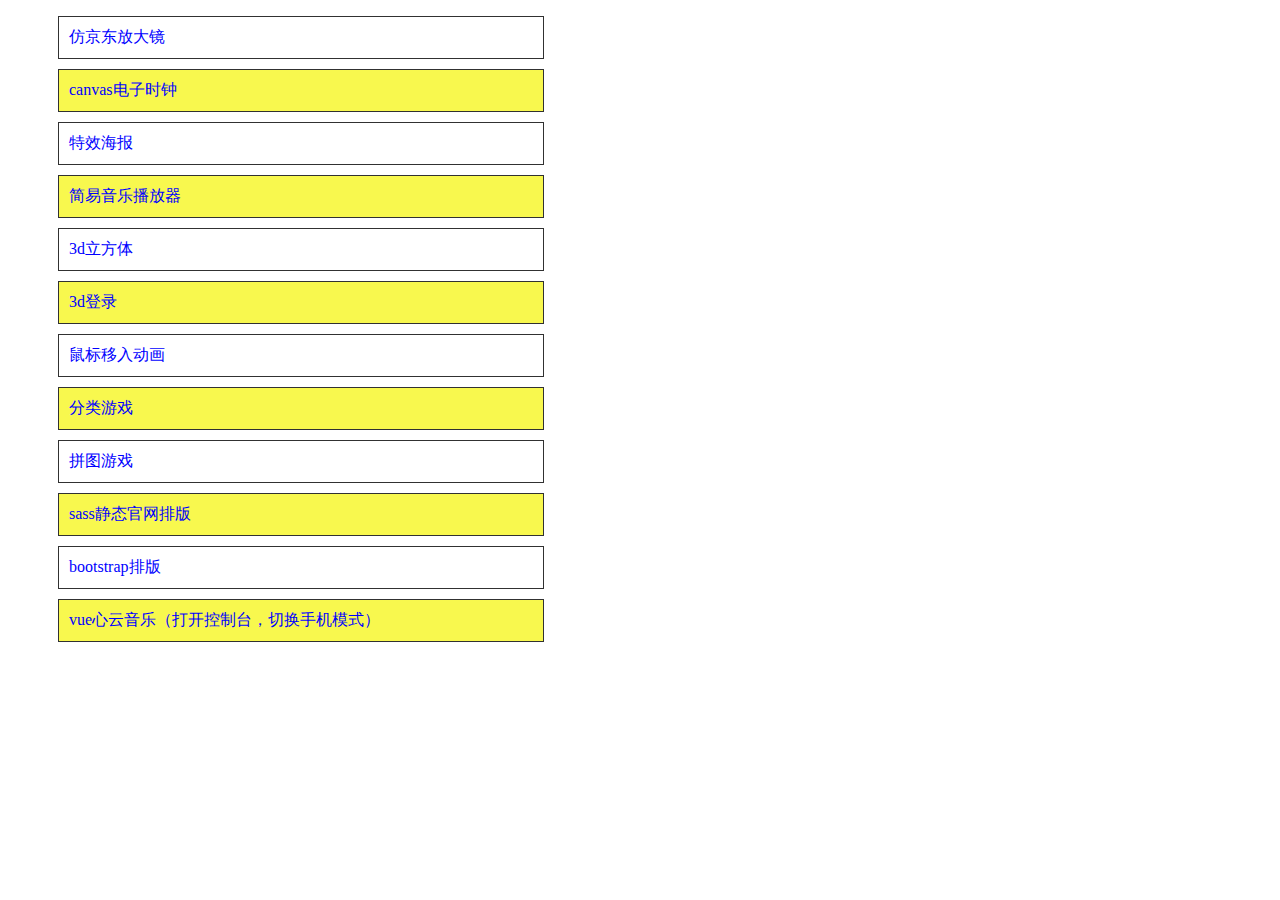
<file: index.html>
<!DOCTYPE html>
<html lang="en">

<head>
    <meta charset="UTF-8" />
    <meta http-equiv="X-UA-Compatible" content="IE=edge" />
    <meta name="viewport" content="width=device-width, initial-scale=1.0" />
    <title>Document</title>
    <style>
        a {
            text-decoration: none;
            color: blue;
            display: block;
        }

        ul {
            width: 40%;
        }

        li {
            list-style: none;
            padding: 10px;
            margin: 10px;
            border: 1px solid rgb(49, 49, 49);
        }

        li:nth-child(2n) {
            background-color: rgb(248, 248, 78);
        }
    </style>
</head>

<body>
    <ul>
        <li><a href="./mycase/demo/demo.html">仿京东放大镜</a></li>
        <li><a href="./mycase/clock/01.html">canvas电子时钟</a></li>
        <li><a href="./mycase/posters/01.html">特效海报</a></li>
        <li><a href="./mycase/Music/01.html">简易音乐播放器</a></li>
        <li><a href="./mycase/3d-cube/index.html">3d立方体</a></li>
        <li><a href="./mycase/login/login.html">3d登录</a></li>
        <li><a href="./mycase/hover/01.html">鼠标移入动画</a></li>
        <li><a href="./mycase/dragGame/game1.html">分类游戏</a></li>
        <li><a href="./mycase/puzzleGame/01.html">拼图游戏</a></li>
        <li>
            <a href="./mycase/sass静态官网/Sass.html">sass静态官网排版</a>
        </li>
        <li>
            <a href="./mycase/bootstrap排版/01.html">bootstrap排版</a>
        </li>
        <li>
            <a href="./mycase/vue-Music/index.html">vue心云音乐（打开控制台，切换手机模式）</a>
        </li>
    </ul>
</body>

</html>
</file>
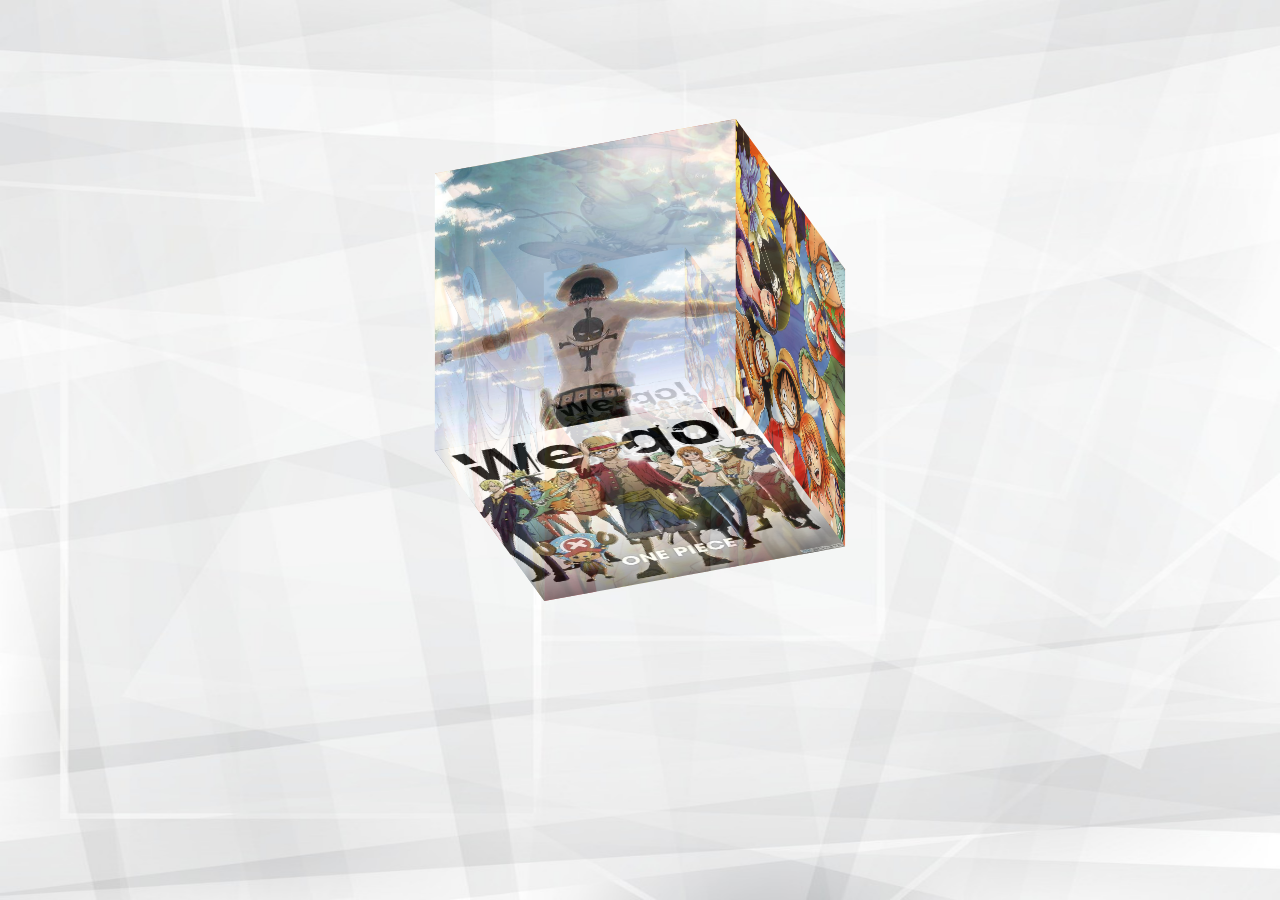
<file: mycase/3d-cube/index.html>
<!DOCTYPE html>
<html>
<head lang="en">
    <meta charset="UTF-8">
    <title></title>
    <link rel="stylesheet" href="style.css"/>
</head>
<body>
    <div class="main">
        <div class="box">
            <div class="font">
              <img src="img/01.jpg" class="pic" />
            </div>
            <div class="back">
              <img src="img/02.jpg" class="pic"/>
            </div>
            <div class="left">
              <img src="img/03.jpg" class="pic"/>
            </div>
            <div class="right">
              <img src="img/04.jpg" class="pic"/>
            </div>
            <div class="top">
              <img src="img/05.jpg" class="pic"/>
            </div>
            <div class="bottom">
              <img src="img/06.jpg" class="pic"/>
            </div>
            <span class="s_font">
              <img src="img/01.jpg" class="s_pic"/>
            </span>
            <span class="s_back">
              <img src="img/02.jpg" class="s_pic"/>
            </span>
            <span class="s_left">
              <img src="img/03.jpg" class="s_pic"/>
            </span>
            <span class="s_right">
              <img src="img/04.jpg" class="s_pic"/>
            </span>
            <span class="s_top">
              <img src="img/05.jpg" class="s_pic"/>
            </span>
            <span class="s_bottom">
              <img src="img/06.jpg" class="s_pic"/>
            </span>
        </div>
    </div>
</body>
</html>
</file>
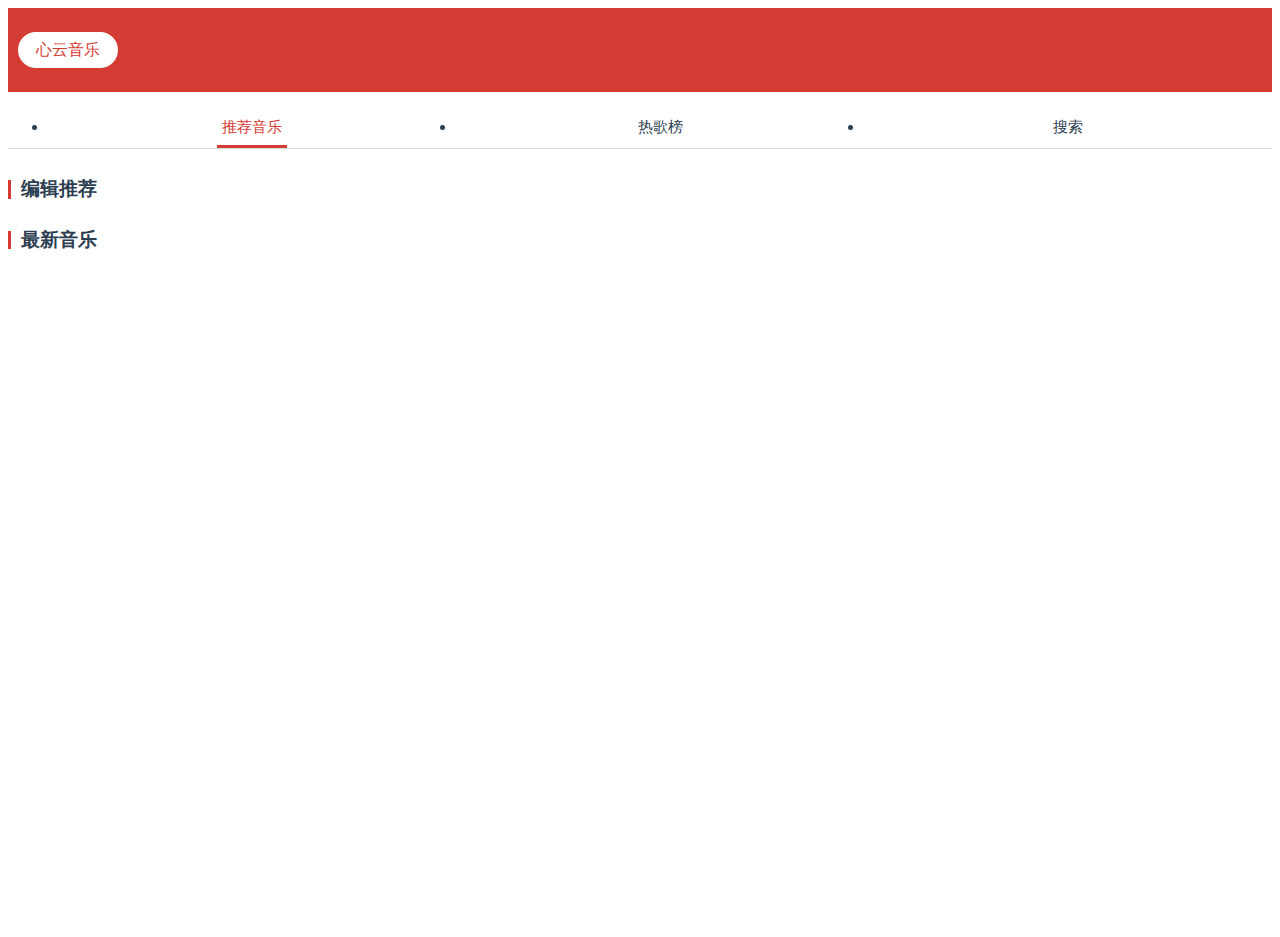
<file: mycase/vue-Music/index.html>
<!DOCTYPE html><html lang=""><head><meta charset="utf-8"><meta http-equiv="X-UA-Compatible" content="IE=edge"><meta name="viewport" content="width=device-width,initial-scale=1"><link rel="icon" href="favicon.ico"><link rel="stylesheet" href="https://cdn.staticfile.org/minireset.css/0.0.2/minireset.min.css"><link rel="stylesheet" href="https://use.fontawesome.com/releases/v5.11.2/css/all.css"><link rel="stylesheet" href="https://cdnjs.cloudflare.com/ajax/libs/animate.css/4.1.1/animate.min.css"><title>music</title><link href="css/hot.59cac9b5.css" rel="prefetch"><link href="js/hot.1c2764d5.js" rel="prefetch"><link href="css/app.fc606639.css" rel="preload" as="style"><link href="js/app.de0c16be.js" rel="preload" as="script"><link href="js/chunk-vendors.c581ff61.js" rel="preload" as="script"><link href="css/app.fc606639.css" rel="stylesheet"></head><body><noscript><strong>We're sorry but music doesn't work properly without JavaScript enabled. Please enable it to continue.</strong></noscript><div id="app"></div><script src="js/chunk-vendors.c581ff61.js"></script><script src="js/app.de0c16be.js"></script></body></html>
</file>
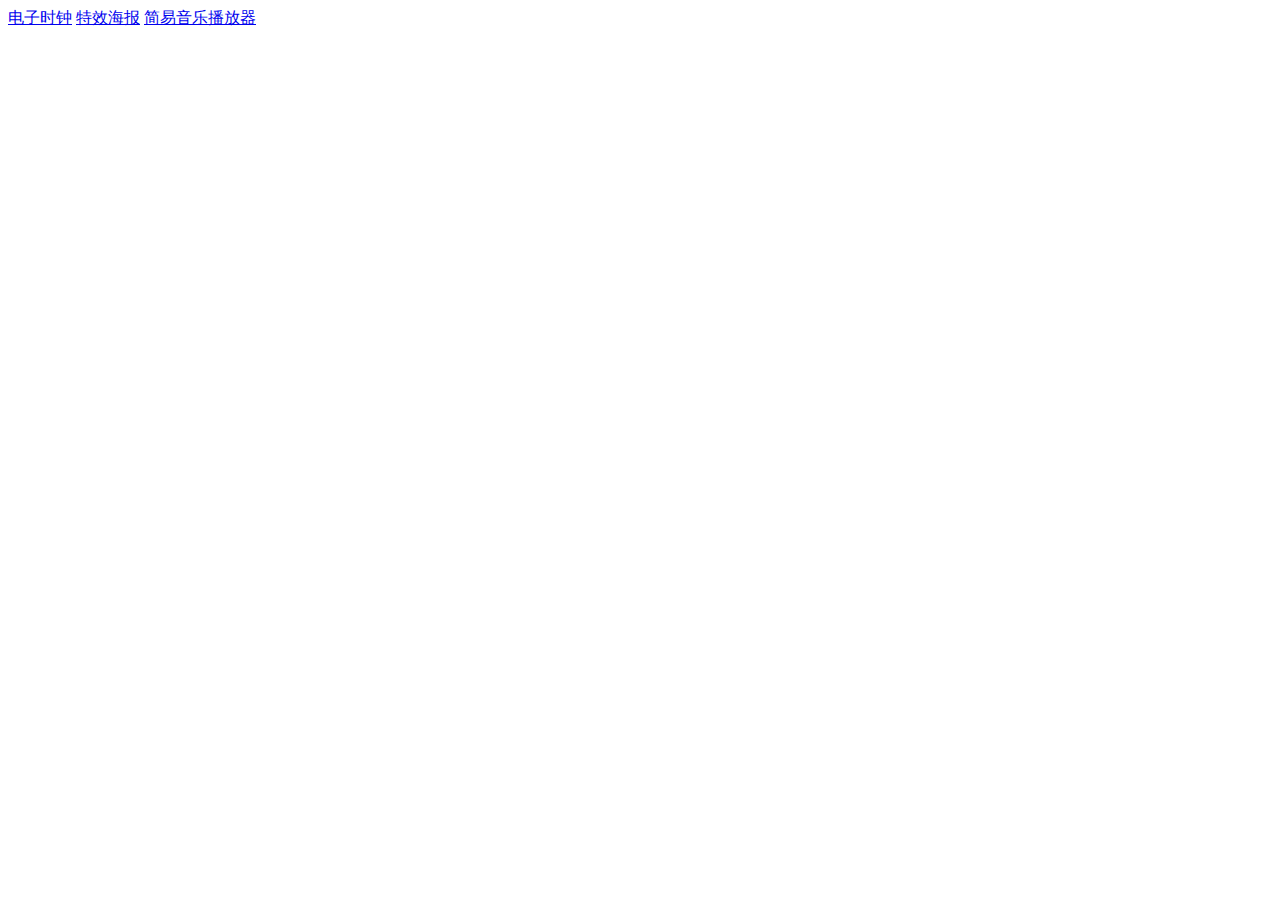
<file: my.html>
<!DOCTYPE html>
<html lang="en">

<head>
    <meta charset="UTF-8">
    <meta http-equiv="X-UA-Compatible" content="IE=edge">
    <meta name="viewport" content="width=device-width, initial-scale=1.0">
    <title>Document</title>
</head>

<body>
    <a href="./mycase/clock/01.html">电子时钟</a>
    <a href="./mycase/posters/01.html">特效海报</a>
    <a href="./mycase/Music/01.html">简易音乐播放器</a>
</body>

</html>
</file>
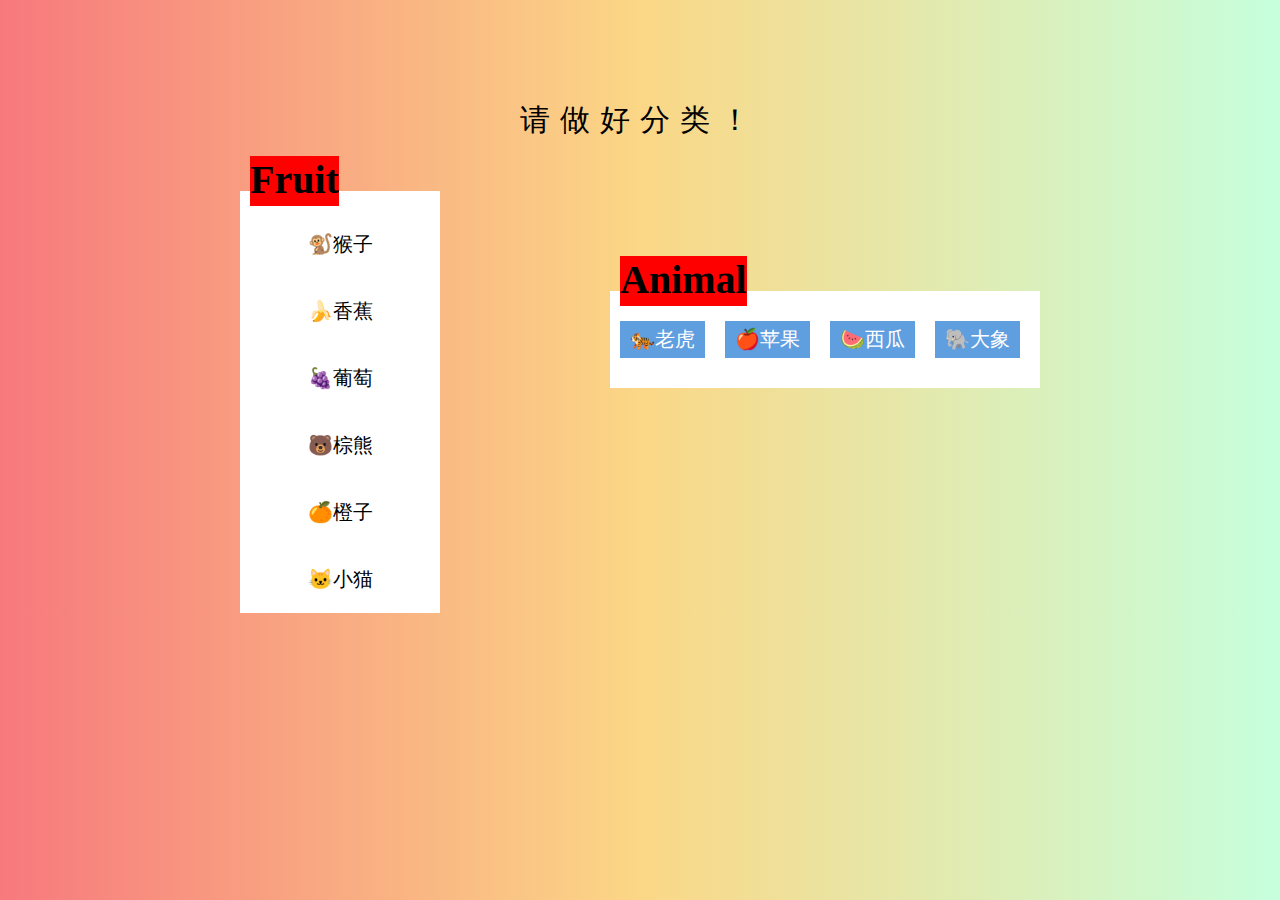
<file: dragGame/02.html>
<!DOCTYPE html>
<html lang="en">

<head>
    <meta charset="UTF-8">
    <meta http-equiv="X-UA-Compatible" content="IE=edge">
    <meta name="viewport" content="width=device-width, initial-scale=1.0">
    <title>Document</title>
    <link rel="stylesheet" href="./02.css">
</head>

<body>
    <div class="title">请做好分类！</div>
    <div class="box">
        <div class="b1">
            <h1 class="unit-a">Fruit</h1>
            <ul>
                <li id="li1" draggable="true" class="animal">🐒猴子</li>
                <li id="li2" draggable="true" class="fruit">🍌香蕉</li>
                <li id="li3" draggable="true" class="fruit">🍇葡萄</li>
                <li id="li4" draggable="true" class="animal">🐻棕熊</li>
                <li id="li5" draggable="true" class="fruit">🍊橙子</li>
                <li id="li6" draggable="true" class="animal">🐱小猫</li>
            </ul>
        </div>

        <div class="b2">
            <h1 class="unit-a">Animal</h1>
            <ul>
                <li id="li7" draggable="true" class="animal">🐅老虎</li>
                <li id="li8" draggable="true" class="fruit">🍎苹果</li>
                <li id="li9" draggable="true" class="fruit">🍉西瓜</li>
                <li id="li10" draggable="true" class="animal">🐘大象</li>
            </ul>
        </div>
    </div>

    <script>
        var lis = document.querySelectorAll("li");
        var uls = document.querySelectorAll("div ul");
        
        function getName(names) {
            uls[0].ondragover = function (event) {
                if (names == "fruit") {
                    event.preventDefault();
                }
            }
            uls[1].ondragover = function (event) {
                if (names == "animal") {
                    event.preventDefault();
                }
            }
        }

        uls.forEach(function (item, index) {
            item.ondrop = function (event) {
                var data = event.dataTransfer.getData("Text");
                this.appendChild(document.getElementById(data));
            }
        });

        lis.forEach(function (item, index) {
            item.ondragstart = function (event) {
                var names = this.className;
                getName(names);
                event.dataTransfer.setData("Text", this.id);
            }
        });
    </script>
</body>

</html>
</file>
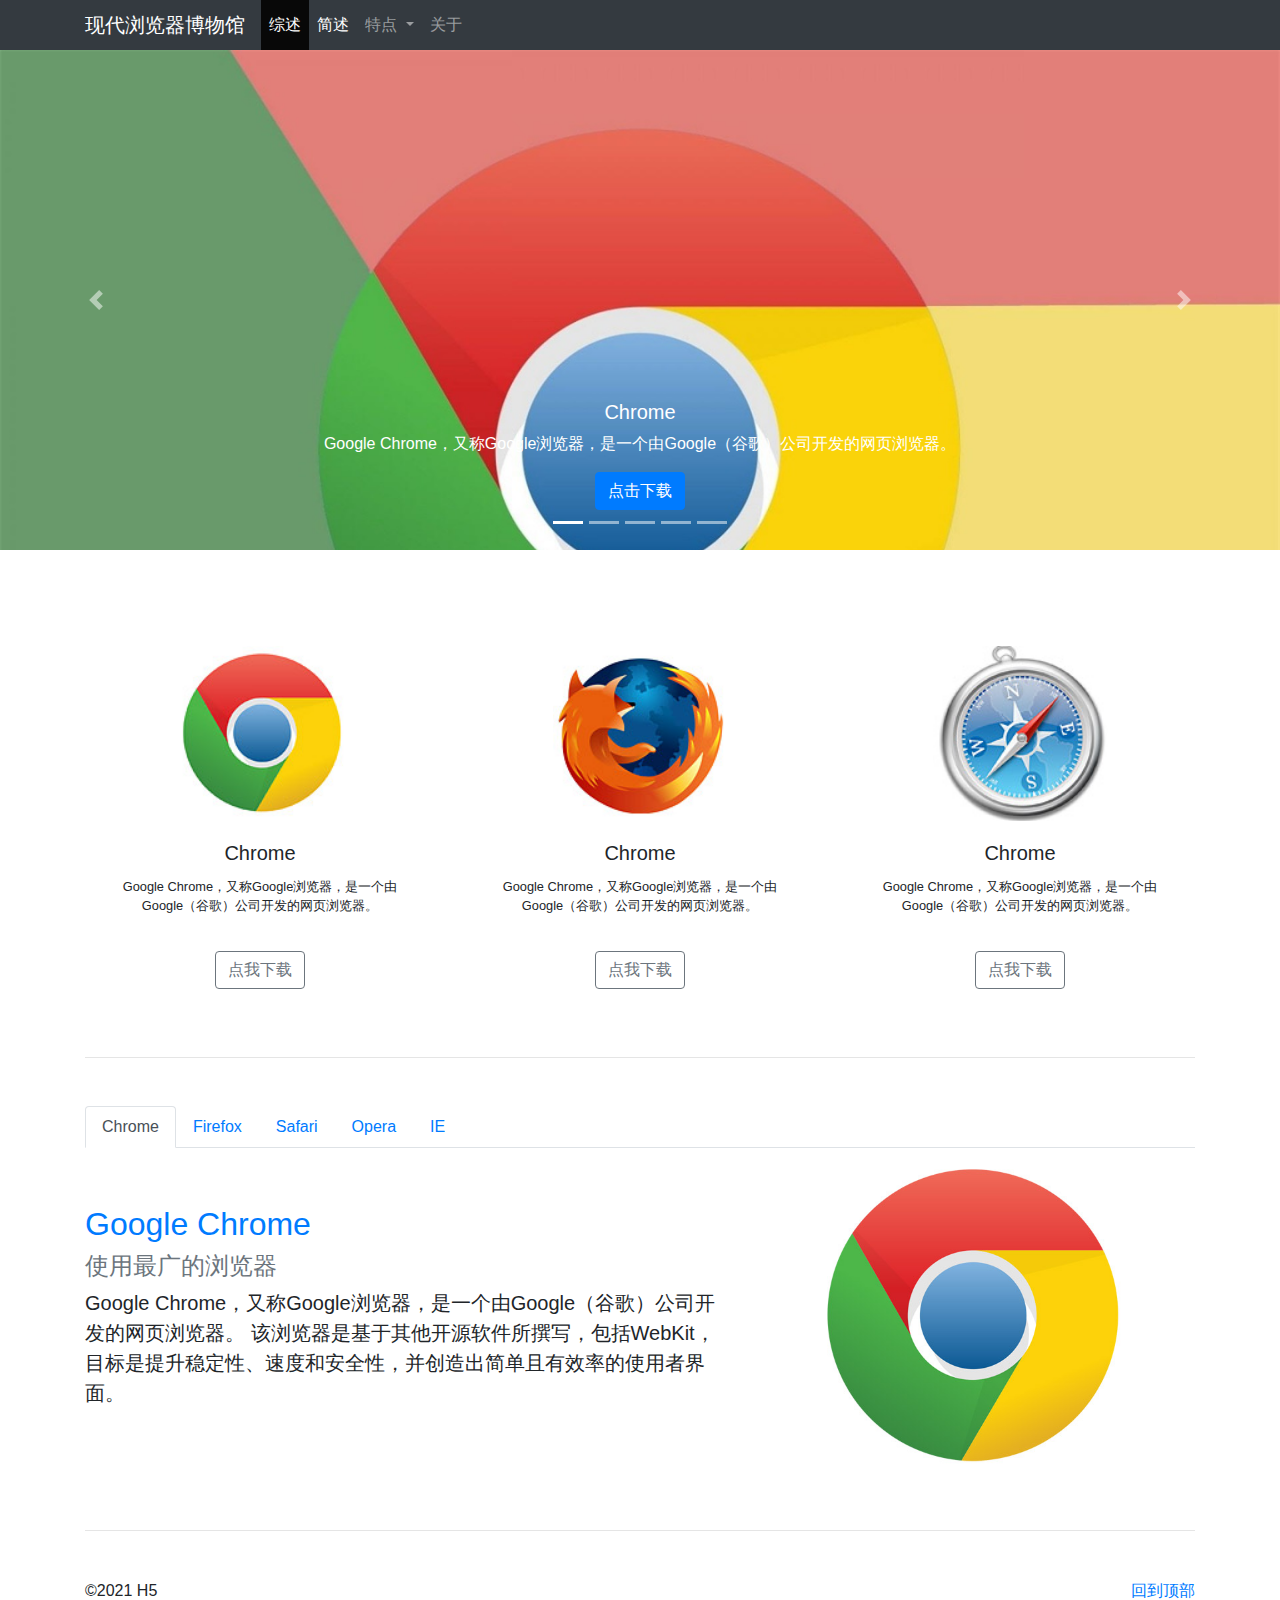
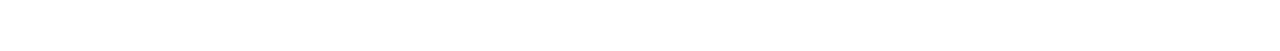
<file: mycase/bootstrap排版/01.html>
<!DOCTYPE html>
<html lang="en">

<head>
    <meta charset="UTF-8">
    <meta http-equiv="X-UA-Compatible" content="IE=edge">
    <meta name="viewport" content="width=device-width, initial-scale=1.0">
    <title>Document</title>
    <link rel="stylesheet" href="./bootstrap-4.5.3-dist/css/bootstrap.css">
    <script src="./bootstrap-4.5.3-dist/js/jquery-3.6.0.min.js"></script>
    <script src="./bootstrap-4.5.3-dist/js/bootstrap.js"></script>
</head>
<style>
    /* 导航栏 */
    .mynav {
        padding-top: 0;
        padding-bottom: 0;
        height: 50px;
    }

    .mynav .nav-link {
        height: 50px;
        line-height: 50px;
        padding: 0 6px;
    }

    .mynav .navbar-brand {
        height: 50px;
        line-height: 50px;
        padding-top: 0;
        padding-bottom: 0;
    }

    .navbar-dark .navbar-nav .show>.nav-link,
    .navbar-dark .navbar-nav .active>.nav-link,
    .navbar-dark .navbar-nav .nav-link.show,
    .navbar-dark .navbar-nav .nav-link.active .mynav {
        background-color: #080808;
    }

    .mynav button:focus {
        outline: none;
    }

    /* 轮播 */
    .mybanner {
        margin-top: 50px;
        max-height: 500px;
    }

    .mybanner .carousel-item {
        max-height: 500px;
    }

    /*  */
    .dowload_box .card {
        border: none;
    }

    .card-text {
        height: 58px;
    }
</style>

<body>
    <!-- 导航栏 -->
    <nav class="navbar navbar-expand-lg navbar-dark bg-dark mynav fixed-top" id="navbar-example2">
        <div class="container">
            <a class="navbar-brand" href="#">现代浏览器博物馆</a>
            <button class="navbar-toggler" type="button" data-toggle="collapse" data-target="#navbarSupportedContent"
                aria-controls="navbarSupportedContent" aria-expanded="false" aria-label="Toggle navigation">
                <span class="navbar-toggler-icon"></span>
            </button>

            <div class="collapse navbar-collapse" id="navbarSupportedContent">
                <ul class="navbar-nav mr-auto bg-dark">
                    <li class="nav-item active">
                        <a class="nav-link" href="#fat">综述 <span class="sr-only">(current)</span></a>
                    </li>

                    <li class="nav-item">
                        <a class="nav-link" href="#wuhu">简述</a>
                    </li>

                    <li class="nav-item dropdown">
                        <a class="nav-link dropdown-toggle" href="#" id="navbarDropdown" role="button"
                            data-toggle="dropdown" aria-haspopup="true" aria-expanded="false">
                            特点
                        </a>
                        <div class="dropdown-menu" aria-labelledby="navbarDropdown">
                            <a class="dropdown-item" href="#">Action</a>
                            <a class="dropdown-item" href="#">Another action</a>
                            <div class="dropdown-divider"></div>
                            <a class="dropdown-item" href="#">Something else here</a>
                        </div>
                    </li>

                    <li class="nav-item">
                        <a class="nav-link" href="#" data-toggle="modal" data-target="#staticBackdrop">关于</a>
                        <!-- Button trigger modal
                        <button type="button" class="btn btn-primary" data-toggle="modal" data-target="#staticBackdrop">
                            Launch static backdrop modal
                        </button> -->
                    </li>

                </ul>
            </div>
        </div>
    </nav>

    <!-- 轮播图 -->
    <div class="bd-example mybanner">
        <div id="carouselExampleCaptions" class="carousel slide mywuhu" data-ride="carousel">
            <ol class="carousel-indicators">
                <li data-target="#carouselExampleCaptions" data-slide-to="0" class="active"></li>
                <li data-target="#carouselExampleCaptions" data-slide-to="1"></li>
                <li data-target="#carouselExampleCaptions" data-slide-to="2"></li>
                <li data-target="#carouselExampleCaptions" data-slide-to="3"></li>
                <li data-target="#carouselExampleCaptions" data-slide-to="4"></li>
            </ol>
            <div class="carousel-inner">
                <div class="carousel-item active">
                    <img src="./images/chrome-big.jpg" class="d-block w-100" alt="...">
                    <div class="carousel-caption d-none d-md-block">
                        <h5>Chrome</h5>
                        <p>Google Chrome，又称Google浏览器，是一个由Google（谷歌）公司开发的网页浏览器。</p>
                        <a href="#" type="button" class="btn btn-primary">点击下载</a>
                    </div>
                </div>
                <div class="carousel-item">
                    <img src="./images/firefox-big.jpg" class="d-block w-100" alt="...">
                    <div class="carousel-caption d-none d-md-block">
                        <h5>Firefox</h5>
                        <p>Mozilla Firefox，中文名通常称为“火狐”或“火狐浏览器”，是一个开源网页浏览器。</p>
                        <a href="#" type="button" class="btn btn-primary">点击下载</a>
                    </div>
                </div>
                <div class="carousel-item">
                    <img src="./images/safari-big.jpg" class="d-block w-100" alt="...">
                    <div class="carousel-caption d-none d-md-block">
                        <h5>Safari</h5>
                        <p>Safari，是苹果计算机的最新操作系统Mac OS X中的浏览器。</p>
                        <a href="#" type="button" class="btn btn-primary">点击下载</a>
                    </div>
                </div>
                <div class="carousel-item">
                    <img src="./images/opera-big.jpg" class="d-block w-100" alt="...">
                    <div class="carousel-caption d-none d-md-block">
                        <h5>Opera</h5>
                        <p>Opera浏览器，是一款挪威Opera Software ASA公司制作的支持多页面标签式浏览的网络浏览器。</p>
                        <a href="#" type="button" class="btn btn-primary">点击下载</a>
                    </div>
                </div>
                <div class="carousel-item">
                    <img src="./images/ie-big.jpg" class="d-block w-100" alt="...">
                    <div class="carousel-caption d-none d-md-block">
                        <h5>IE</h5>
                        <p>Internet Explorer，简称 IE，是微软公司推出的一款网页浏览器。</p>
                        <a href="#" type="button" class="btn btn-primary">点击下载</a>
                    </div>
                </div>
            </div>
            <a class="carousel-control-prev" href="#carouselExampleCaptions" role="button" data-slide="prev">
                <span class="carousel-control-prev-icon" aria-hidden="true"></span>
                <span class="sr-only">Previous</span>
            </a>
            <a class="carousel-control-next" href="#carouselExampleCaptions" role="button" data-slide="next">
                <span class="carousel-control-next-icon" aria-hidden="true"></span>
                <span class="sr-only">Next</span>
            </a>
        </div>
    </div>

    <!-- 下载 -->
    <div class="container dowload_box pt-5" id="fat" data-spy="scroll" data-target="#navbar-example2" data-offset="0">
        <div class="row mt-5">
            <div class="col-md-4">
                <div class="card text-center">
                    <img src="./images/chrome-logo-small.jpg" class="card-img-top w-50 mx-auto" alt="...">
                    <div class="card-body">
                        <h5 class="card-title">Chrome</h5>
                        <p class="card-text small">Google Chrome，又称Google浏览器，是一个由Google（谷歌）公司开发的网页浏览器。</p>
                        <a href="#" class="btn btn-outline-secondary">点我下载</a>
                    </div>
                </div>
            </div>

            <div class="col-md-4">
                <div class="card text-center">
                    <img src="./images/firefox-logo-small.jpg" class="card-img-top w-50 mx-auto" alt="...">
                    <div class="card-body">
                        <h5 class="card-title">Chrome</h5>
                        <p class="card-text small">Google Chrome，又称Google浏览器，是一个由Google（谷歌）公司开发的网页浏览器。</p>
                        <a href="#" class="btn btn-outline-secondary">点我下载</a>
                    </div>
                </div>
            </div>

            <div class="col-md-4">
                <div class="card text-center">
                    <img src="./images/safari-logo-small.jpg" class="card-img-top w-50 mx-auto" alt="...">
                    <div class="card-body">
                        <h5 class="card-title">Chrome</h5>
                        <p class="card-text small">Google Chrome，又称Google浏览器，是一个由Google（谷歌）公司开发的网页浏览器。</p>
                        <a href="#" class="btn btn-outline-secondary">点我下载</a>
                    </div>
                </div>
            </div>
        </div>
    </div>

    <!-- 选项卡 -->
    <div class="container" id="wuhu" data-spy="scroll" data-target="#navbar-example2" data-offset="0">
        <hr class="my-5">
        <ul class="nav nav-tabs" id="myTab" role="tablist">
            <li class="nav-item" role="presentation">
                <a class="nav-link active" id="chrome-tab" data-toggle="tab" href="#chrome" role="tab"
                    aria-controls="chrome" aria-selected="true">Chrome</a>
            </li>
            <li class="nav-item" role="presentation">
                <a class="nav-link" id="firefox-tab" data-toggle="tab" href="#firefox" role="tab"
                    aria-controls="firefox" aria-selected="false">Firefox</a>
            </li>
            <li class="nav-item" role="presentation">
                <a class="nav-link" id="safari-tab" data-toggle="tab" href="#safari" role="tab" aria-controls="safari"
                    aria-selected="false">Safari</a>
            </li>
            <li class="nav-item" role="presentation">
                <a class="nav-link" id="opera-tab" data-toggle="tab" href="#opera" role="tab" aria-controls="opera"
                    aria-selected="false">Opera</a>
            </li>
            <li class="nav-item" role="presentation">
                <a class="nav-link" id="ie-tab" data-toggle="tab" href="#ie" role="tab" aria-controls="ie"
                    aria-selected="false">IE</a>
            </li>
        </ul>


        <div class="tab-content" id="myTabContent">
            <div class="tab-pane fade show active" id="chrome" role="tabpanel" aria-labelledby="chrome-tab">
                <div class="row">
                    <div class="col-md-7 mt-5 my-md-auto text-center text-md-left">
                        <h2 class="text-primary">Google Chrome</h2>
                        <h4 class="text-muted">使用最广的浏览器</h4>
                        <p class="lead d-none d-md-block">Google Chrome，又称Google浏览器，是一个由Google（谷歌）公司开发的网页浏览器。
                            该浏览器是基于其他开源软件所撰写，包括WebKit，目标是提升稳定性、速度和安全性，并创造出简单且有效率的使用者界面。</p>
                    </div>
                    <div class="col-md-5 text-center"><img src="./images/chrome-logo.jpg" class="w-75"></div>
                </div>
            </div>
            <div class="tab-pane fade" id="firefox" role="tabpanel" aria-labelledby="firefox-tab">
                <div class="row">
                    <div class="col-md-5 text-center"><img src="./images/firefox-logo.jpg" class="w-75" /></div>
                    <div class="col-md-7 mt-5 my-md-auto text-center text-md-left">
                        <h2 class="text-primary">Mozilla Firefox</h2>
                        <h4 class="text-muted">美丽的狐狸</h4>
                        <p class="lead d-none d-md-block">Mozilla Firefox，中文名通常称为“火狐”或“火狐浏览器”，是一个开源网页浏览器，
                            使用Gecko引擎（非ie内核），支持多种操作系统如Windows、Mac和linux。</p>
                    </div>
                </div>
            </div>
            <div class="tab-pane fade" id="safari" role="tabpanel" aria-labelledby="safari-tab">
                <div class="row">
                    <div class="col-md-7 mt-5 my-md-auto text-center text-md-left">
                        <h2 class="text-primary">Safari</h2>
                        <h4 class="text-muted">Mac用户首选</h4>
                        <p class="lead d-none d-md-block">Safari，是苹果计算机的最新操作系统Mac OS X中的浏览器，使用了KDE的KHTML作为浏览器的运算核心。
                            Safari在2003年1月7日首度发行测试版，并成为Mac OS X v10.3与之后的默认浏览器，也是iPhone与IPAD和iPod touch的指定浏览器。</p>
                    </div>
                    <div class="col-md-5 text-center"><img src="./images/safari-logo.jpg" class="w-75" /></div>
                </div>
            </div>
            <div class="tab-pane fade" id="opera" role="tabpanel" aria-labelledby="opera-tab">
                <div class="row">
                    <div class="col-md-5 text-center"><img src="./images/opera-logo.jpg" class="w-75" /></div>
                    <div class="col-md-7 mt-5 my-md-auto text-center text-md-left">
                        <h2 class="text-primary">Opera</h2>
                        <h4 class="text-muted">小众但易用</h4>
                        <p class="lead d-none d-md-block">Opera浏览器，是一款挪威Opera Software ASA公司制作的支持多页面标签式浏览的网络浏览器。
                            是跨平台浏览器可以在Windows、Mac和Linux三个操作系统平台上运行。</p>
                    </div>
                </div>
            </div>
            <div class="tab-pane fade" id="ie" role="tabpanel" aria-labelledby="ie-tab">
                <div class="row">
                    <div class="col-md-7 mt-5 my-md-auto text-center text-md-left">
                        <h2 class="text-primary">IE</h2>
                        <h4 class="text-muted">你懂的</h4>
                        <p class="lead d-none d-md-block">Internet Explorer，原称Microsoft Internet Explorer(6版本以前)和Windows
                            Internet Explorer(7，8，9，10版本)， 简称IE，是美国微软公司推出的一款网页浏览器。它采用的排版引擎(俗称内核)为Trident。</p>
                    </div>
                    <div class="col-md-5 text-center"><img src="./images/ie-logo.jpg" class="w-75" /></div>
                </div>
            </div>
            <hr class="my-5">
        </div>
    </div>

    <div class="footer container mb-5 clearfix">
        <span class="float-left">©2021 H5</span>
        <a href="#" class="float-right">回到顶部</a>
    </div>

    <!-- 模态框 -->
    <div class="modal fade" id="staticBackdrop" data-backdrop="static" data-keyboard="false" tabindex="-1"
        aria-labelledby="staticBackdropLabel" aria-hidden="true">
        <div class="modal-dialog modal-dialog-centered">
            <div class="modal-content">
                <div class="modal-header">
                    <h5 class="modal-title" id="staticBackdropLabel">关于</h5>
                    <button type="button" class="close" data-dismiss="modal" aria-label="Close">
                        <span aria-hidden="true">&times;</span>
                    </button>
                </div>
                <div class="modal-body">
                    Bootstrap是美国Twitter公司的设计师Mark Otto和Jacob Thornton合作基于HTML、CSS、JavaScript 开发的简洁、直观、强悍的前端开发框架，使得 Web
                    开发更加快捷。Bootstrap提供了优雅的HTML和CSS规范，它即是由动态CSS语言Less写成。Bootstrap一经推出后颇受欢迎，一直是GitHub上的热门开源项目，包括NASA的MSNBC（微软全国广播公司）的Breaking
                    News都使用了该项目。 国内一些移动开发者较为熟悉的框架，如WeX5前端开源框架等，也是基于Bootstrap源码进行性能优化而来。
                </div>
                <div class="modal-footer">
                    <button type="button" class="btn btn-secondary" data-dismiss="modal">了解了</button>
                </div>
            </div>
        </div>
    </div>
</body>

</div>

</html>
</file>
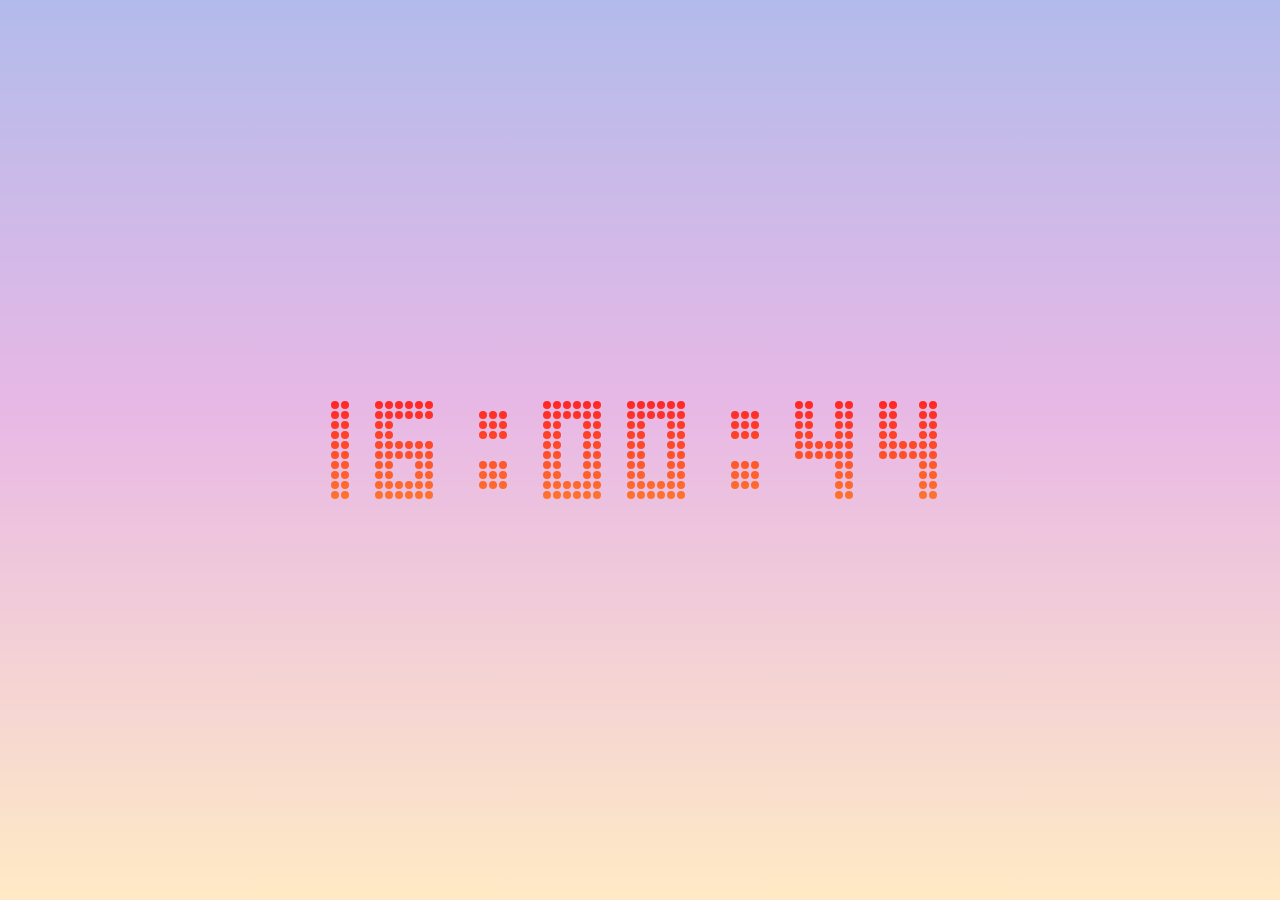
<file: mycase/clock/01.html>
<!DOCTYPE html>
<html lang="en">

<head>
    <meta charset="UTF-8">
    <meta http-equiv="X-UA-Compatible" content="IE=edge">
    <meta name="viewport" content="width=device-width, initial-scale=1.0">
    <title>Document</title>
    <script src="./map.js"></script>
    <style>
        * {
            margin: 0;
            padding: 0;
        }

        .box {
            height: 100vh;
            display: flex;
            justify-content: center;
            align-items: center;
            position: relative;
        }

        .box .bg {
            height: 100%;
            width: 100%;
            background-color: #4158D0;
            background-image: linear-gradient(180deg, #4158D0 0%, #C850C0 46%, #FFCC70 100%);
            opacity: 0.4;
            position: absolute;
        }

        .box canvas {
            z-index: 5;
            position: absolute;
        }
    </style>
</head>

<body>
    <div class="box">
        <div class="bg"></div>
        <canvas width="700" height="100"></canvas>
    </div>

    <script>
        var canvas = document.querySelector("canvas");
        var cxt = canvas.getContext("2d");
        var h = canvas.height;
        var R = (h / 20) - 1;

        var lg = cxt.createLinearGradient(0, 240, 0, 0);
        lg.addColorStop(0, "#FFE53B");
        lg.addColorStop(1, "#FF2525");
        cxt.fillStyle = lg;

        // 获取矩阵数字并显示再画布上
        function renderDigit(num, index) {
            // 遍历二维数组
            arr[num].forEach((row, rowIndex) => {
                // 遍历一维数组
                row.forEach((col, colIndex) => {
                    // 渲染填充
                    if (col == 1) {
                        cxt.beginPath();
                        cxt.arc(index * 84 + colIndex * 2 * (R + 1) + (R + 1), rowIndex * 2 * (R + 1) + (R + 1), R, 0, 2 * Math.PI);
                        cxt.closePath();
                        cxt.fill();
                    }
                });
            });
        }

        // 获取时间戳
        function digitTime() {
            // 正则获取时间数字
            var time = /(\d)(\d):(\d)(\d):(\d)(\d)/.exec(new Date());
            var data = [];
            //存储时间数字
            data.push(time[1], time[2], 10, time[3], time[4], 10, time[5], time[6]);
            // 渲染时钟
            cxt.clearRect(0, 0, 700, 700);
            data.forEach((num, index) => {
                renderDigit(num, index);
            });
        }

        // 调用时间戳函数
        digitTime();
        // 设置定时器变化时间
        clearInterval(timer);
        var timer = setInterval(() => {
            digitTime();
        }, 500);

    </script>
</body>

</html>
</file>
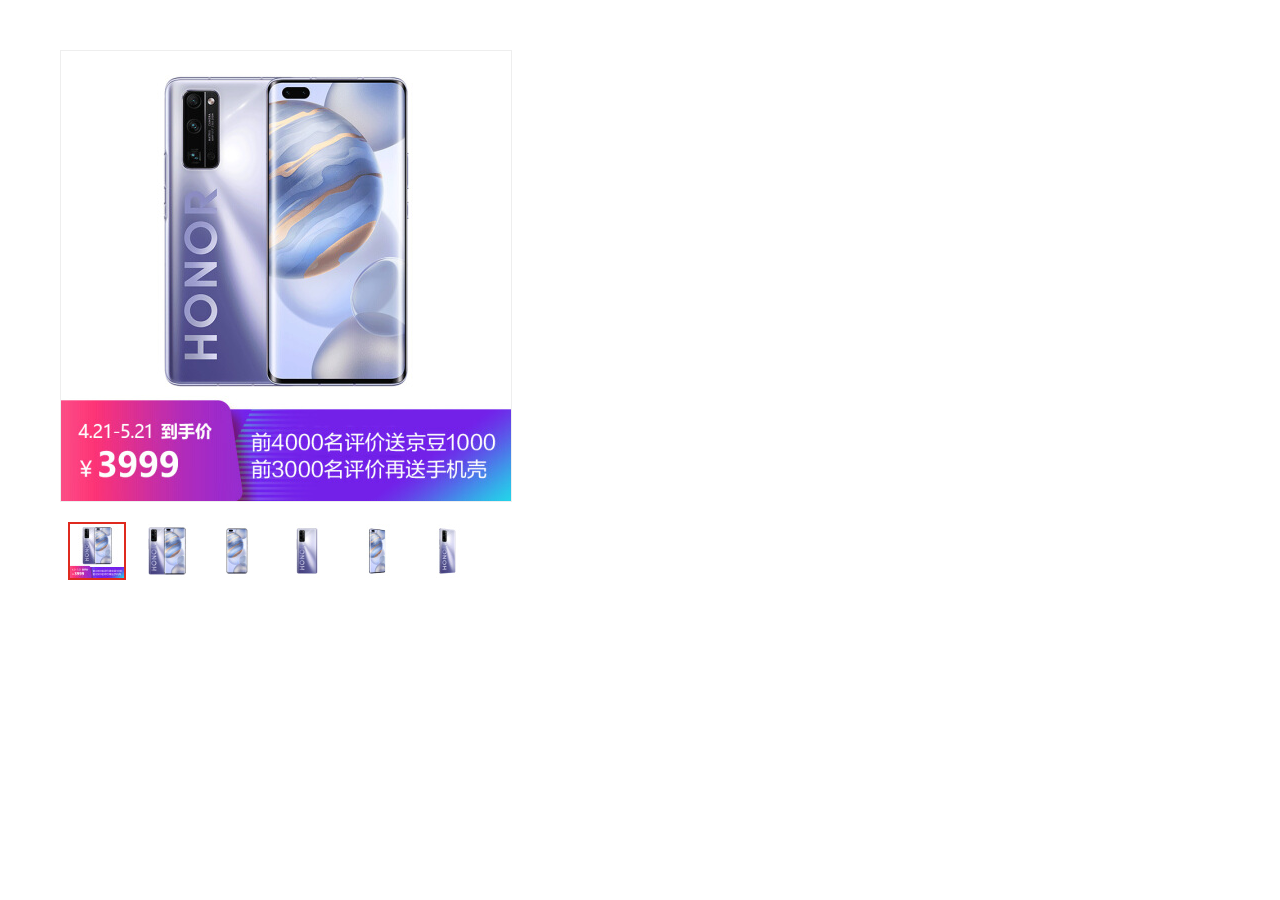
<file: mycase/demo/demo.html>
<!DOCTYPE html>
<html lang="en">
<head>
    <meta charset="UTF-8">
    <meta http-equiv="X-UA-Compatible" content="IE=edge">
    <meta name="viewport" content="width=device-width, initial-scale=1.0">
    <title>Document</title>
    <style>
        *{
            margin: 0;
            padding: 0;
        }
        li{
            list-style:none;
        }
        img{
            vertical-align: bottom;
        }
        .box{
            width: 994px;
            margin-top: 50px;
            margin-left: 60px;
            position: relative;
        }
        .box .small_box{
            width: 450px;
            height: 450px;
            border:1px solid #eeeeee;
            position:relative;
        }
        .box .small_box .mask{
            width: 300px;
            height: 300px;
            background: #000;
            background: #fede4f;
            opacity: 0.5;
            position: absolute;
            left: 0;
            top: 0;
            /* 鼠标指针改为移动 */
            cursor: move;
            /* 隐藏元素 */
            display:none;
        }
        .box .big_box{
            width: 540px;
            height: 540px;
            border:1px solid #eeeeee;
            /* 溢出隐藏 */
            overflow: hidden;
            position: absolute;
            left: 452px;
            top: 0;
            /* 隐藏元素 */
            display:none;
        }
        .box .big_box img{
            position: absolute;
        }
        .box .nav{
            margin-top: 20px;
        }
        .box .nav ul li{
            width: 54px;
            height: 54px;
            float: left;
            margin-left: 8px;
            margin-right: 8px;
        }
        .box .nav ul li img{
            border:2px solid transparent;
            cursor: pointer;
        }
        .box .nav ul li img.active{
            border-color:#df2a1f;
        }
    </style>
</head>
<body>
    <div class="box">
        <!-- 左边小盒子 -->
        <div class="small_box">
            <!-- 中图图片 -->
            <img src="images/1_middle.jpg"/>
            <!-- 遮罩层 -->
            <div class="mask"></div>
        </div>
        
        <!-- 右边大盒子 -->
        <div class="big_box">
            <!-- 大图图片 -->
            <img src="images/1_big.jpg"/>
        </div>

        <!-- 小图盒子 -->
        <div class="nav">
            <ul>
                <li><img src="images/1_small.jpg" class="active"></li>
                <li><img src="images/2_small.jpg"></li>
                <li><img src="images/3_small.jpg"></li>
                <li><img src="images/4_small.jpg"></li>
                <li><img src="images/5_small.jpg"></li>
                <li><img src="images/6_small.jpg"></li>
            </ul>
        </div>
    </div>

    <script>
        // 获取相关对象
        var small_box = document.querySelector(".small_box");
        var smallImg = document.querySelector(".small_box img");

        // small_box盒子的宽度
        var small_boxWidth = small_box.offsetWidth - 2;
        // small_box盒子的高度
        var small_boxHeight = small_box.offsetHeight - 2 ;

        var mask = document.querySelector(".mask");
        var big_box = document.querySelector(".big_box");
        var box = document.querySelector(".box");

        // 获取.big_box里面的img对应的dom对象
        var bigImg = document.querySelector(".big_box img");

        // 1. 鼠标移入.small_box时候,显示遮罩层.mask,和右侧.big_box大图层
        small_box.onmouseover = function(){
            mask.style.display = "block";
            big_box.style.display = "block";
        }

        // 2. 鼠标移出.small_box时候,隐藏遮罩层.mask,和右侧.big_box大图层
        small_box.onmouseout = function(){
            mask.style.display = "none";
            big_box.style.display = "none";
        }

        // 3. 鼠标在.small_box移动的时候, 遮罩层会跟随鼠标在..small_box盒子内部移动
        small_box.onmousemove = function( e ){
            // 遮罩层的宽度
            var maskWidth = mask.offsetWidth;
            // 遮罩层的高度
            var maskHeight = mask.offsetHeight;

            // 获取鼠标在盒子内的坐标
            var maskX = e.pageX - box.offsetLeft;
            var maskY = e.pageY - box.offsetTop;

            // 鼠标移动到遮罩层的中间
            maskX = maskX - (maskWidth/2);
            if( maskX < 0 ){// 水平左右边界判断
                maskX = 0;
            }else if( maskX > small_boxWidth - maskWidth ){
                maskX = small_boxWidth - maskWidth;
            }

            maskY = maskY - (maskHeight/2);
            if( maskY < 0 ){// 垂直上下边界判断
                maskY = 0;
            }else if( maskY > small_boxHeight - maskHeight ){
                maskY = small_boxHeight - maskHeight;
            }

            // 设置遮罩层的偏移量
            mask.style.left = maskX + "px";
            mask.style.top = maskY + "px";


            // 4.  鼠标在.small_box盒子移动的时候,不仅仅要改变遮罩层的位置,还要改变.big_box层中img图片的位置(需要计算比例)

            /* 
                公式:
                遮罩层移动距离√           大图移动的距离  ? 
                __________________   =  _________________
                遮罩层最大移动距离√        大图最大移动距离(可求)
            */
            // 大图移动的距离 = (遮罩层移动距离 * 大图最大移动距离)/遮罩层最大移动距离

            // .bigBox的宽度
            var bigBoxWidth = big_box.offsetWidth - 2;
            // .bigBox里面img图片的宽度
            var bigImgWidth = bigImg.offsetWidth;
            // 大图最大移动的水平距离
            var bigImgMaxLeft = bigImgWidth - bigBoxWidth;

            // 大图移动的x坐标
            var bigImgX = ( maskX * bigImgMaxLeft ) / (small_boxWidth - maskWidth);


            // .bigBox的高度
            var bigBoxHeight = big_box.offsetHeight - 2;
            // .bigBox里面img图片的高度
            var bigImgHeight = bigImg.offsetHeight;
            // 大图最大移动的垂直距离
            var bigImgMaxTop = bigImgHeight - bigBoxHeight;

            // 大图移动的y坐标
            var bigImgY = ( maskY * bigImgMaxTop ) / (small_boxHeight - maskHeight);

            // 设置大图片的偏移量
            bigImg.style.left = -bigImgX + "px";
            bigImg.style.top = -bigImgY + "px";
        }

        // 5. 鼠标移入.nav ul li img的时候,当前图片添加.active类
        var navImgs = document.querySelectorAll(".nav ul li img");
        for(var i = 0;  i < navImgs.length; i++ ){
            navImgs[i].setAttribute("data-index" , i+1 ); 

            navImgs[i].onmouseover = function(){
                for(var j = 0; j < navImgs.length; j++ ){
                    navImgs[j].classList.remove("active");
                }
                this.classList.add("active");


                var currentImgIndex = this.getAttribute("data-index");
                
                // 更换.small_box中的img图片src路径
                smallImg.src = "images/"+currentImgIndex+"_middle.jpg"; 
                // 更换.big_box中的img图片src路径
                bigImg.src = "images/"+currentImgIndex+"_big.jpg";
            }
        }
    </script>
</body>
</html>
</file>
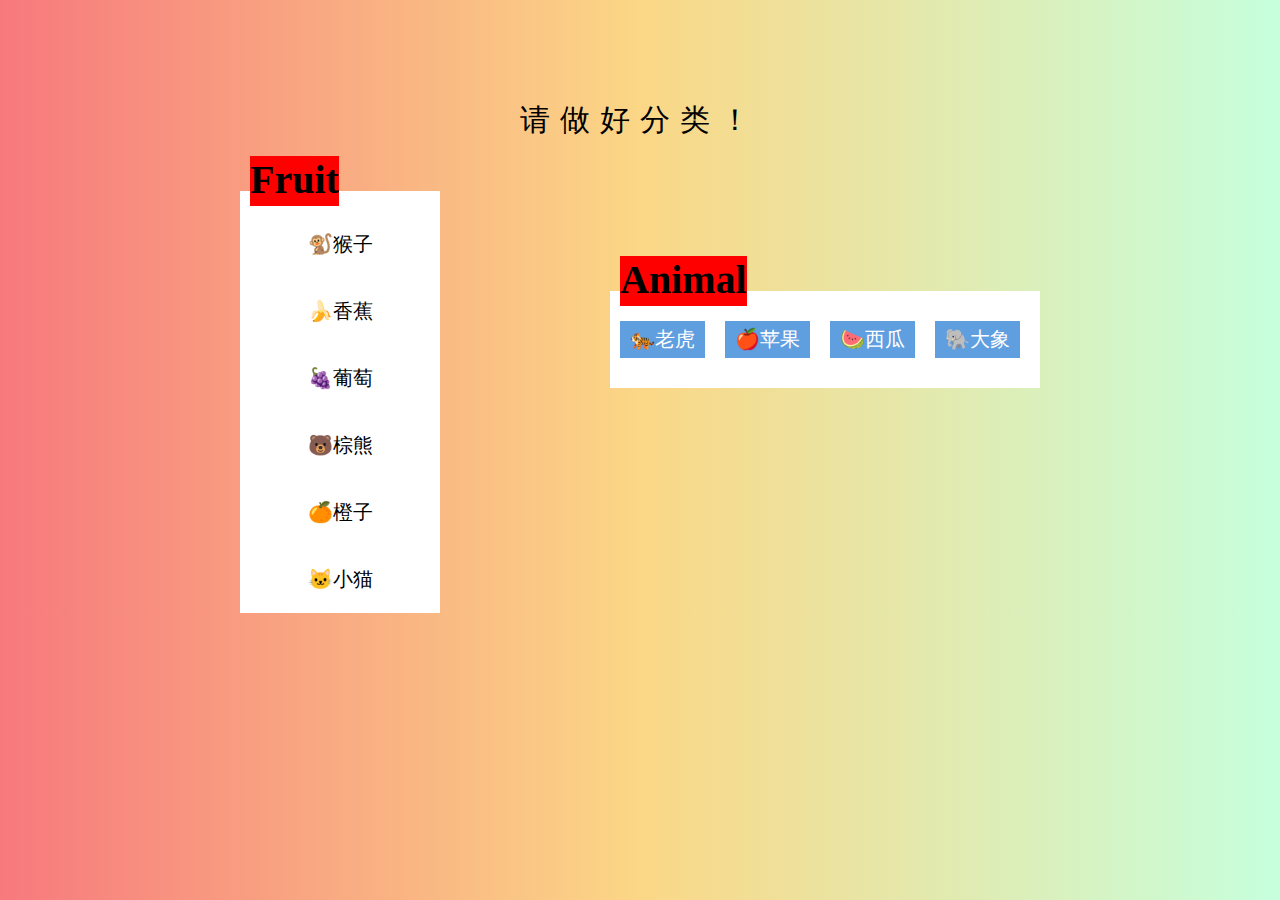
<file: mycase/dragGame/game1.html>
<!DOCTYPE html>
<html lang="en">

<head>
    <meta charset="UTF-8">
    <meta http-equiv="X-UA-Compatible" content="IE=edge">
    <meta name="viewport" content="width=device-width, initial-scale=1.0">
    <title>Document</title>
    <link rel="stylesheet" href="./game1.css">
</head>

<body>
    <div class="title">请做好分类！</div>
    <div class="box">
        <div class="b1">
            <h1 class="unit-a">Fruit</h1>
            <ul>
                <li id="li1" draggable="true" class="animal">🐒猴子</li>
                <li id="li2" draggable="true" class="fruit">🍌香蕉</li>
                <li id="li3" draggable="true" class="fruit">🍇葡萄</li>
                <li id="li4" draggable="true" class="animal">🐻棕熊</li>
                <li id="li5" draggable="true" class="fruit">🍊橙子</li>
                <li id="li6" draggable="true" class="animal">🐱小猫</li>
            </ul>
        </div>

        <div class="b2">
            <h1 class="unit-a">Animal</h1>
            <ul>
                <li id="li7" draggable="true" class="animal">🐅老虎</li>
                <li id="li8" draggable="true" class="fruit">🍎苹果</li>
                <li id="li9" draggable="true" class="fruit">🍉西瓜</li>
                <li id="li10" draggable="true" class="animal">🐘大象</li>
            </ul>
        </div>
    </div>

    <script>
        var lis = document.querySelectorAll("li");
        var uls = document.querySelectorAll("div ul");
        
        function getName(names) {
            uls[0].ondragover = function (event) {
                if (names == "fruit") {
                    event.preventDefault();
                }
            }
            uls[1].ondragover = function (event) {
                if (names == "animal") {
                    event.preventDefault();
                }
            }
        }

        uls.forEach(function (item, index) {
            item.ondrop = function (event) {
                var data = event.dataTransfer.getData("Text");
                this.appendChild(document.getElementById(data));
            }
        });

        lis.forEach(function (item, index) {
            item.ondragstart = function (event) {
                var names = this.className;
                getName(names);
                event.dataTransfer.setData("Text", this.id);
            }
        });
    </script>
</body>

</html>
</file>
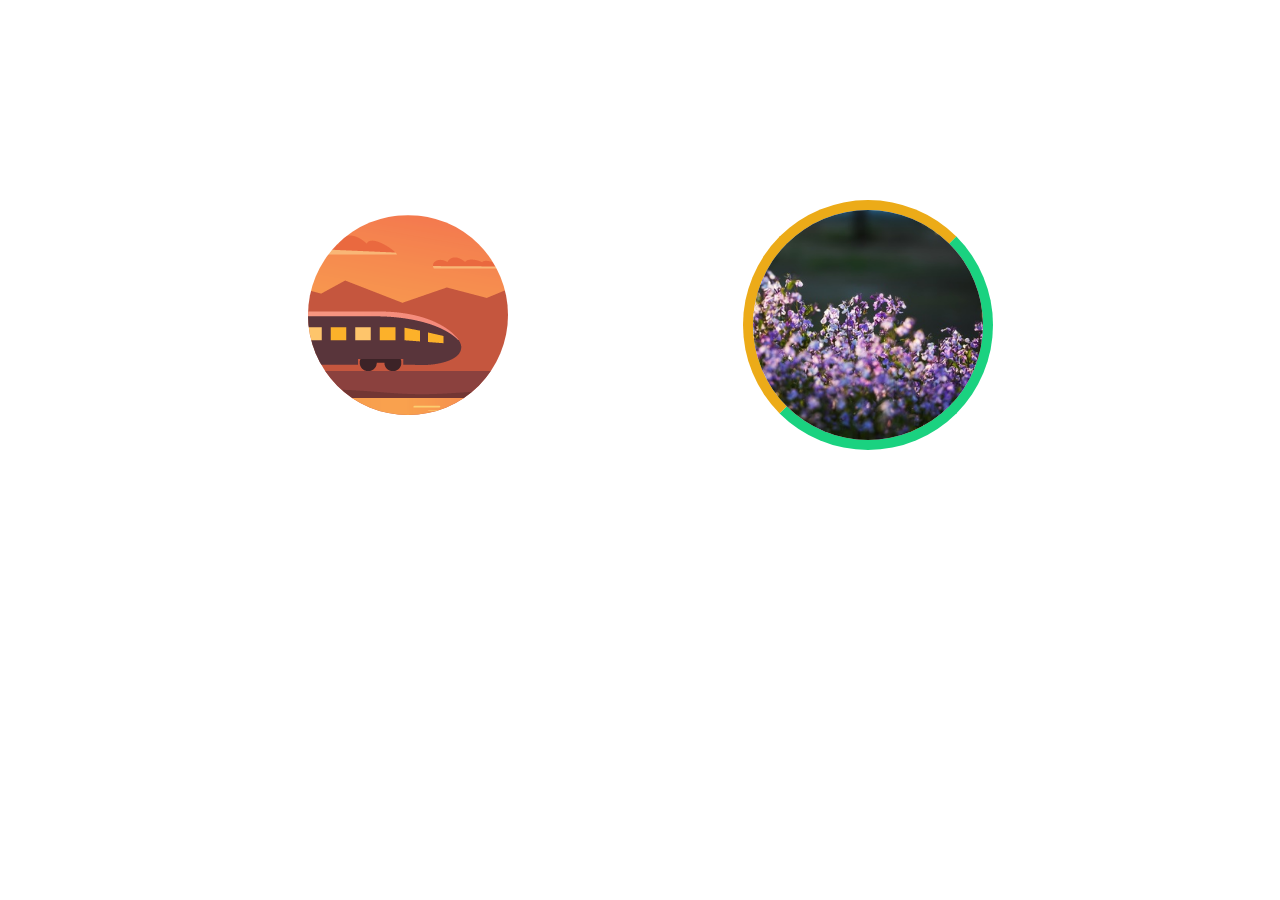
<file: mycase/hover/01.html>
<!DOCTYPE html>
<html lang="en">

<head>
    <meta charset="UTF-8">
    <meta http-equiv="X-UA-Compatible" content="IE=edge">
    <meta name="viewport" content="width=device-width, initial-scale=1.0">
    <title>Document</title>
    <link rel="stylesheet" href="./01.css">
</head>

<body>
    <div class="box">
        <div class="huoche">
            <div class="imgs">
                <img src="img/pc1.png">
            </div>
            <div class="imgs">
                <img src="img/pc2.png">
            </div>
            <div class="imgs">
                <img src="img/pc3.png">
            </div>
        </div>

        <div class="beijing">
            <div class="bian"></div>
            <div class="brack"></div>
            <div class="bj-img">
                <img src="./img/bj01.jpg">
            </div>
            <div class="info">
                <div class="tit">Heading here</div>
                <div class="con">Description goes here</div>
            </div>

        </div>
    </div>
</body>

</html>
</file>
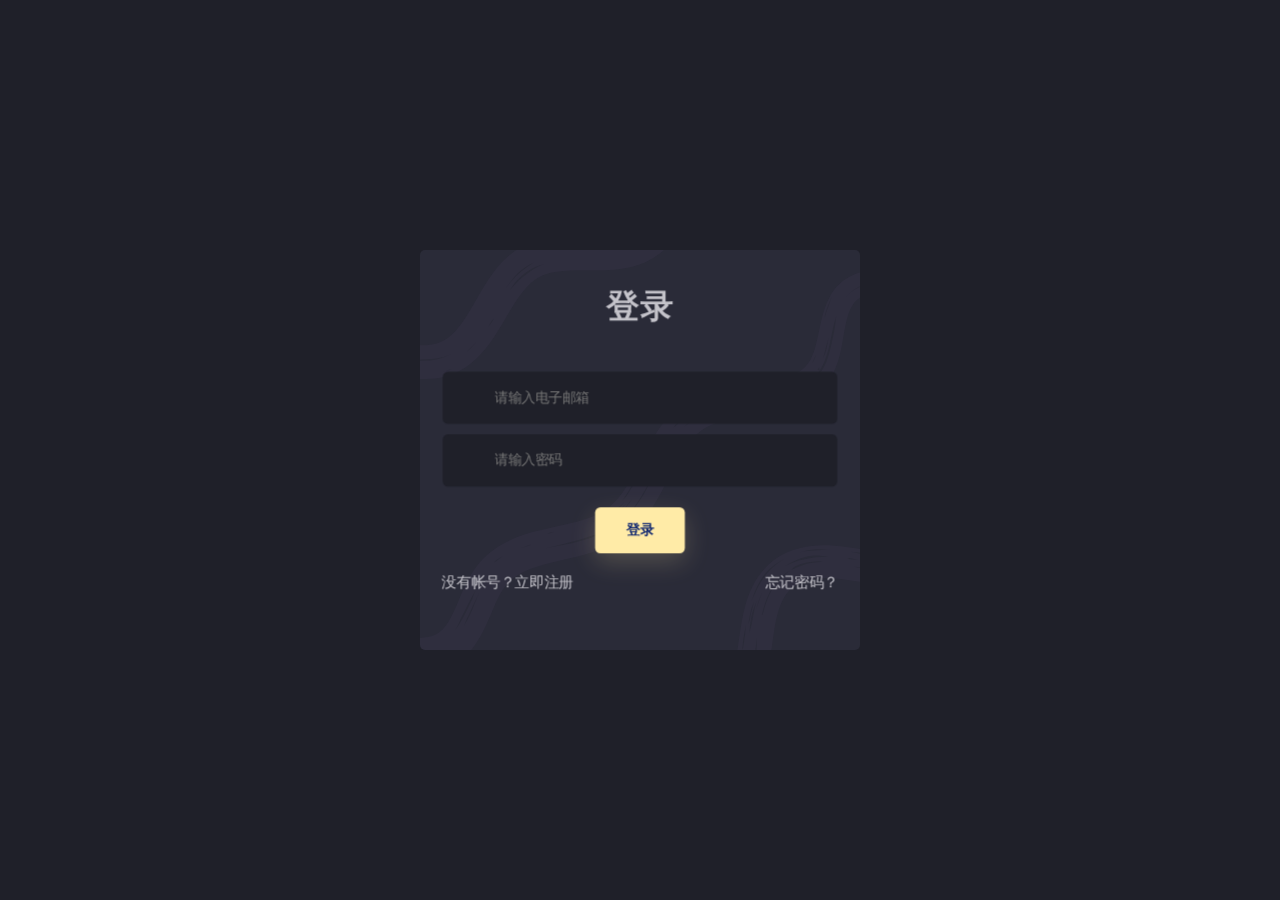
<file: mycase/login/login.html>
<!DOCTYPE html>
<html lang="en">

<head>
  <meta charset="UTF-8" />
  <meta http-equiv="X-UA-Compatible" content="IE=edge" />
  <meta name="viewport" content="width=device-width, initial-scale=1.0" />
  <title>Document</title>
  <link rel="stylesheet" href="./css/login.css" />
  <link rel="stylesheet" href="https://unicons.iconscout.com/release/v2.1.9/css/unicons.css">
</head>

<body>
  <section class="box">
    <form class="login">
      <h1>登录</h1>
      <div class="div-one">
        <input type="email" placeholder="请输入电子邮箱" autocomplete="off" name="log" />
        <i class="input-icon uil uil-at"></i>
      </div>
      <div class="div-one">
        <input type="password" placeholder="请输入密码" />
        <i class="input-icon uil uil-lock-alt"></i>
      </div>
      <button class="login-btn">登录</button>

      <div class="info">
        <span>没有帐号？<a href="javascript:" class="wu">立即注册</a></span>
        <a href="javascript:">忘记密码？</a>
      </div>
    </form>

    <form class="register">
      <h1>注册</h1>
      <div class="div-one">
        <input type="text" placeholder="请输入用户名" />
        <i class="input-icon uil uil-at"></i>
      </div>
      <div class="div-one">
        <input type="email" placeholder="请输入电子邮箱" />
        <i class="input-icon uil uil-at"></i>
      </div>
      <div class="div-one">
        <input type="password" placeholder="请输入密码" />
        <i class="input-icon uil uil-lock-alt"></i>
      </div>

      <button class="register-btn">注册</button>

      <div class="info">
        <span>已有帐号？<a href="javascript:" class="wu">立即登录</a></span>
      </div>
    </form>
  </section>

  <script>
    document.querySelectorAll(".box form .info .wu").forEach((item) => {
      // console.log(item);
      item.addEventListener("click", () => {
        // console.log(this);
        document.querySelector(".box").classList.toggle("active");
      });
    });
  </script>
</body>

</html>
</file>
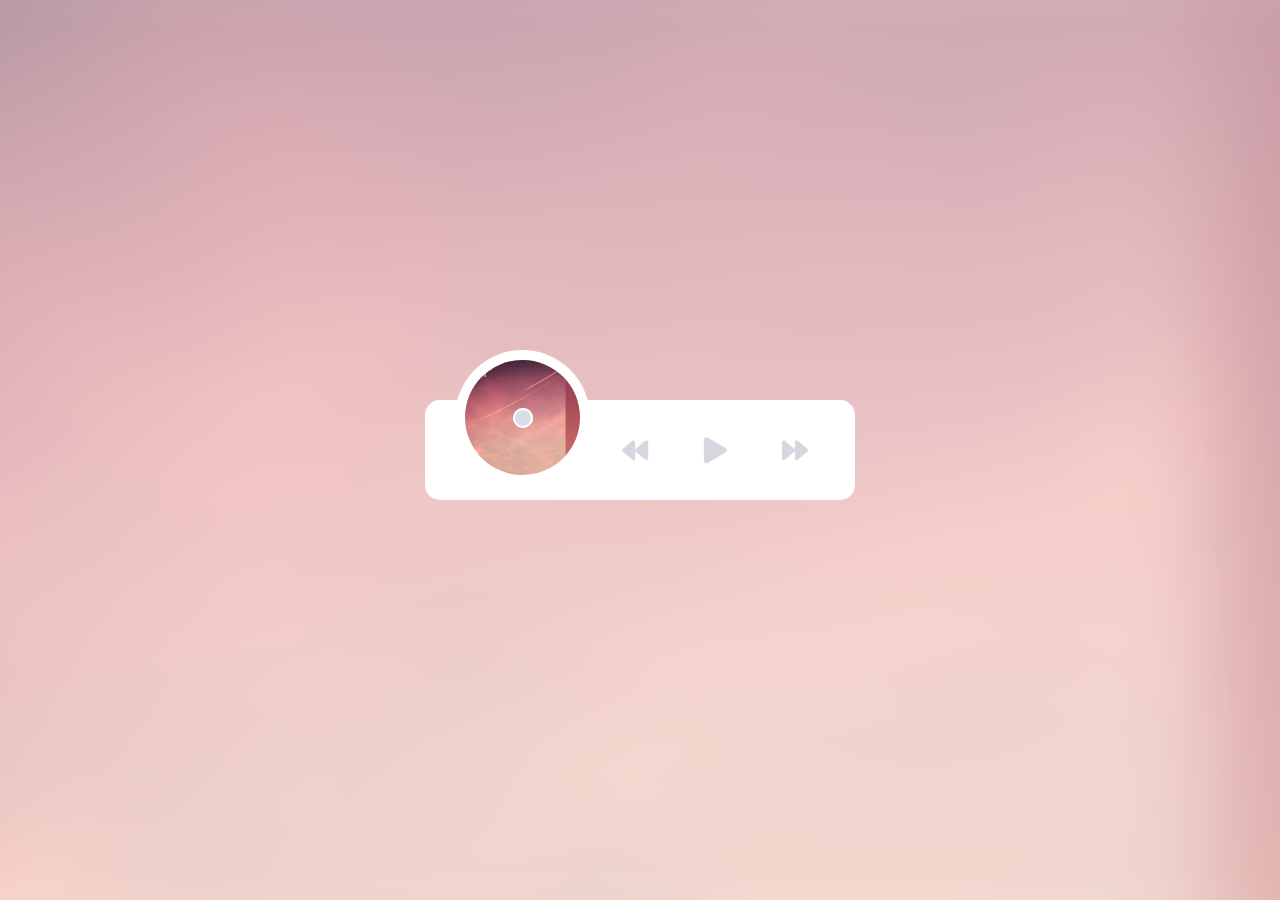
<file: mycase/Music/01.html>
<!DOCTYPE html>
<html lang="en">

<head>
    <meta charset="UTF-8">
    <meta http-equiv="X-UA-Compatible" content="IE=edge">
    <meta name="viewport" content="width=device-width, initial-scale=1.0">
    <title>Document</title>
    <link href="https://cdn.staticfile.org/font-awesome/5.15.3/css/all.min.css" rel="stylesheet" />
    <link rel="stylesheet" href="./01.css">

    <style>
        audio {
            display: none;
            position: absolute;
            top: 0;
            left: 0;
        }
    </style>
</head>

<body>
    <audio src="./music/1.mp3" controls></audio>

    <div class="box">
        <!-- 主体区域 -->
        <div class="main">
            <div class="content">
                <!-- 显示区域 -->
                <div class="track">
                    <div class="musicName">Dawn</div>
                    <div class="artist">Skylike - Dawn</div>
                    <div class="time">
                        <div class="start-time">00:00</div>
                        <div class="end-time">00:49</div>
                    </div>
                    <div class="gundong">
                        <input type="range" min="0" max="100" step="0.1" />
                        <span class="tiao"></span>
                        <span class="dot"></span>
                    </div>
                </div>
                <!-- 播放区域 -->
                <div class="player">
                    <div class="record">
                        <img src="./img/1.jpg">
                    </div>
                    <ul class="main-right">
                        <li><i class="fa fa-backward"></i></li>
                        <li><i class="fa fa-play"></i></li>
                        <li><i class="fa fa-forward"></i></li>
                    </ul>
                </div>
            </div>
        </div>
    </div>
    <script src="./js/main.js"></script>
</body>

</html>
</file>
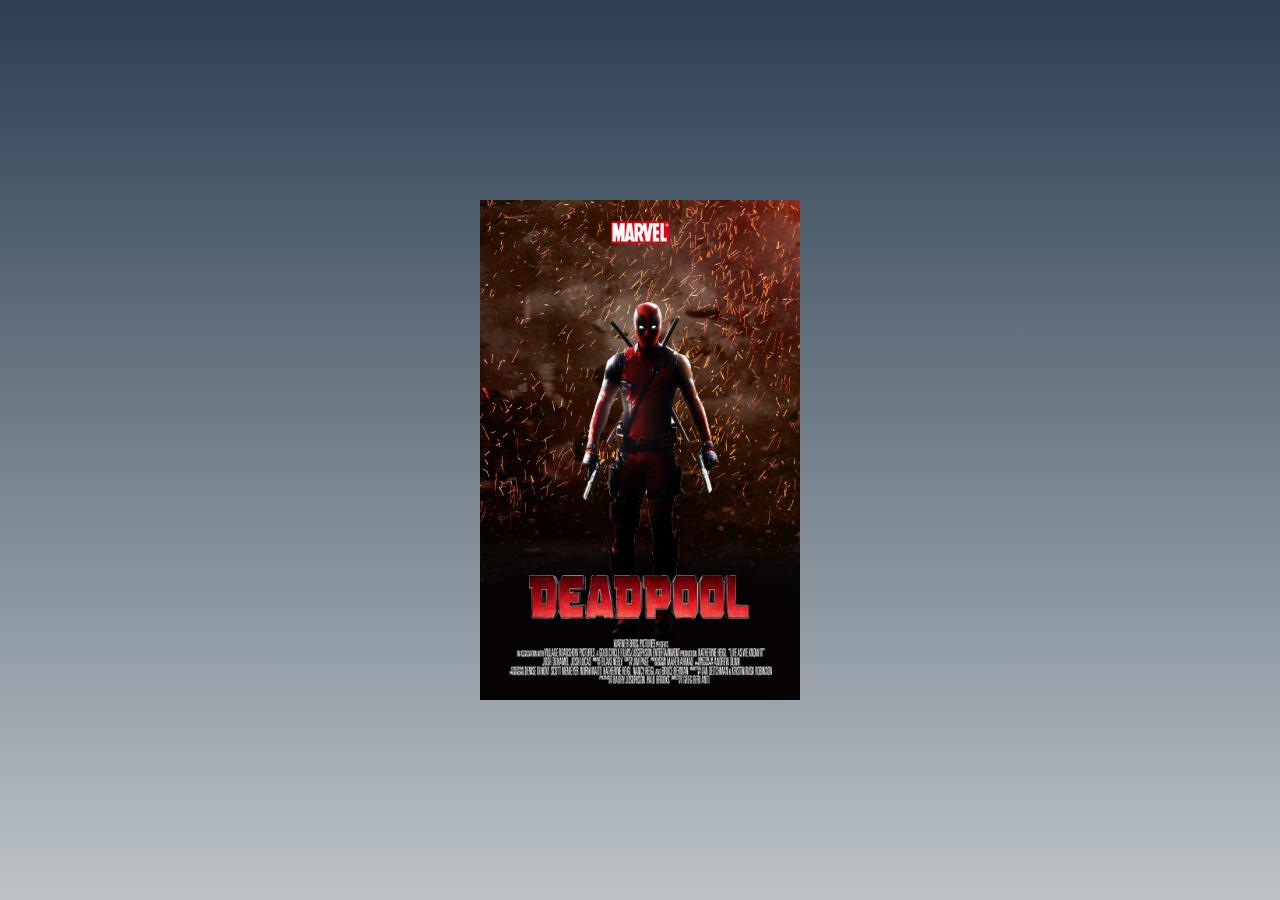
<file: mycase/posters/01.html>
<!DOCTYPE html>
<html lang="en">

<head>
    <meta charset="UTF-8">
    <meta http-equiv="X-UA-Compatible" content="IE=edge">
    <meta name="viewport" content="width=device-width, initial-scale=1.0">
    <title>Document</title>
    <link rel="stylesheet" href="./01.css">
</head>

<body>
    <div class="box">
        <div class="bg">
            <img src="./img/1.png">
        </div>
        <div class="imgs">
            <img src="./img/2.png">
            <img src="./img/3.png">
            <img src="./img/4.png">
            <img src="./img/5.png">
        </div>
        <div class="shine"></div>
    </div>

    <script>
        var bg = document.querySelector(".bg");
        var imgs = document.querySelectorAll(".imgs img");
        var shine = document.querySelector(".shine");

        var w = window.innerWidth;
        var h = window.innerHeight;

        window.onmousemove = (event) => {
            var x = event.pageX;
            var y = event.pageY;
            // console.log(w,h);
            // console.log(w/2 -x, h/2 -y);

            bg.style.transform = `rotateX(${(-2 / (h / 2)) * (w / 2 - y)}deg) rotateY(${(-2 / (w / 2)) * (h / 2 - x)}deg)`;
            shine.style.transform = `rotateX(${(-2 / (h / 2)) * (w / 2 - y)}deg) rotateY(${(-2 / (w / 2)) * (h / 2 - x)}deg)`;

            imgs.forEach((item) => {
                item.style.transform = `translateX(${(3 / (w / 2)) * (w / 2 - x)}px) translateY(${(3 / (h / 2)) * (h / 2 - y)}px)`;
            });

            var deg = (Math.atan((y - h / 2) / (x - w / 2)) * 180) / Math.PI;
            // console.log(deg);
            // 判断象限
            var cx = x - w / 2;
            var cy = y - h / 2;
            if (cx > 0) {
                // 第一二象限
                deg = deg + 90;
            } else {
                // 第三四象限
                deg = deg + 270;
            }
            // 每个象限都多加 90度 让0度上下
            shine.style.backgroundImage = `linear-gradient(${deg}deg, transparent, rgba(255, 255, 255, 0.3)`;
        }



    </script>
</body>

</html>
</file>
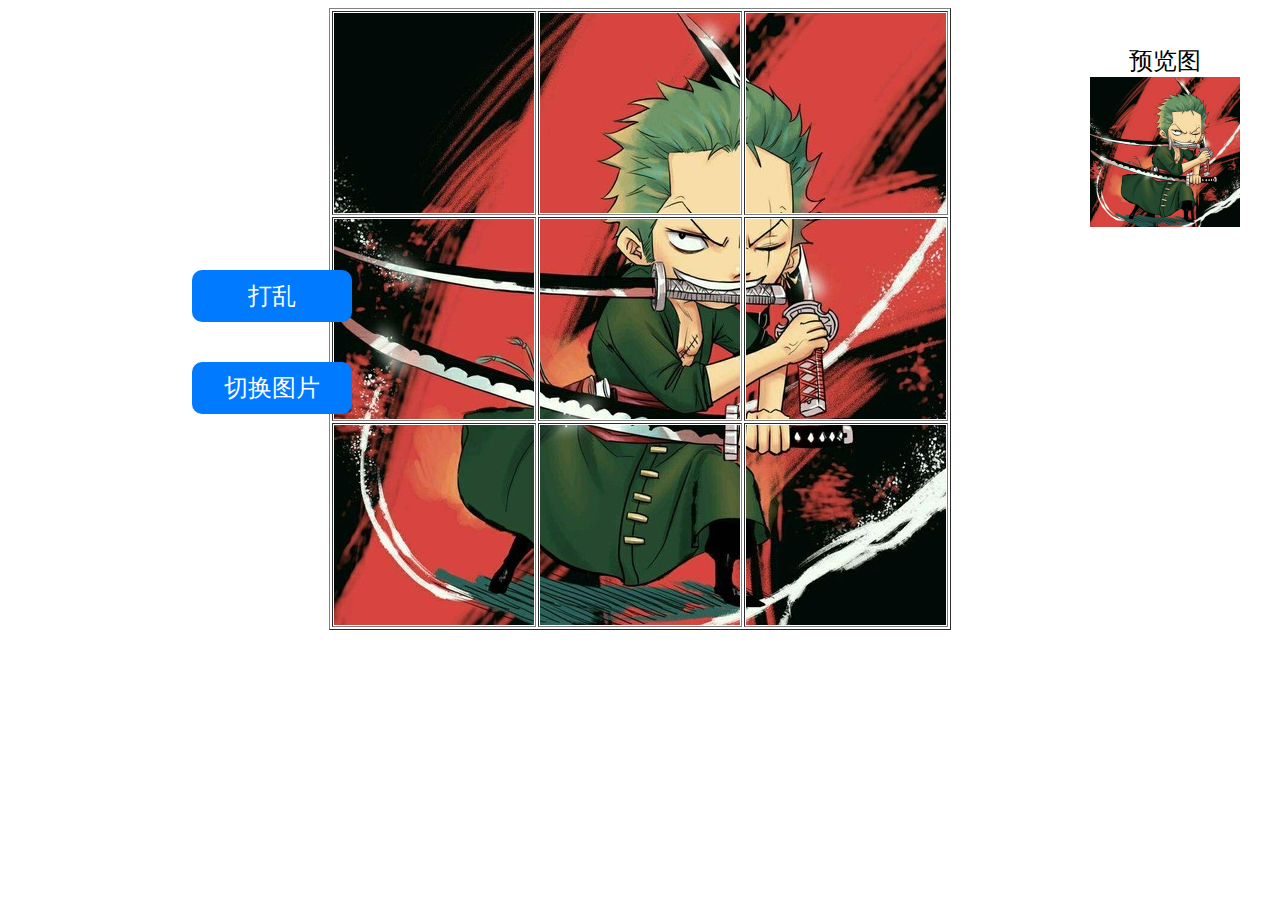
<file: mycase/puzzleGame/01.html>
<!DOCTYPE html>
<html lang="en">

<head>
    <meta charset="UTF-8">
    <meta http-equiv="X-UA-Compatible" content="IE=edge">
    <meta name="viewport" content="width=device-width, initial-scale=1.0">
    <title>Document</title>
    <link rel="stylesheet" href="./01.css">
</head>

<body>
    <div class="box">
        <table border="1" class="tab">
            <tr>
                <td class="tu">
                    <div class="wu" id="tu1" draggable="true"></div>
                </td>
                <td class="tu">
                    <div class="wu" id="tu2" draggable="true"></div>
                </td>
                <td class="tu">
                    <div class="wu" id="tu3" draggable="true"></div>
                </td>
            </tr>
            <tr>
                <td class="tu">
                    <div class="wu" id="tu4" draggable="true"></div>
                </td>
                <td class="tu">
                    <div class="wu" id="tu5" draggable="true"></div>
                </td>
                <td class="tu">
                    <div class="wu" id="tu6" draggable="true"></div>
                </td>
            </tr>
            <tr>
                <td class="tu">
                    <div class="wu" id="tu7" draggable="true"></div>
                </td>
                <td class="tu">
                    <div class="wu" id="tu8" draggable="true"></div>
                </td>
                <td class="tu">
                    <div class="wu" id="tu9" draggable="true"></div>
                </td>
            </tr>
        </table>
        <div class="btn">
            <button>打乱</button>
            <button>切换图片</button>
        </div>

        <div class="right">
            <div class="tit">预览图</div>
            <img src="./img/07.jpg">
        </div>
    </div>
    <script src="./main.js"></script>

</body>

</html>
</file>
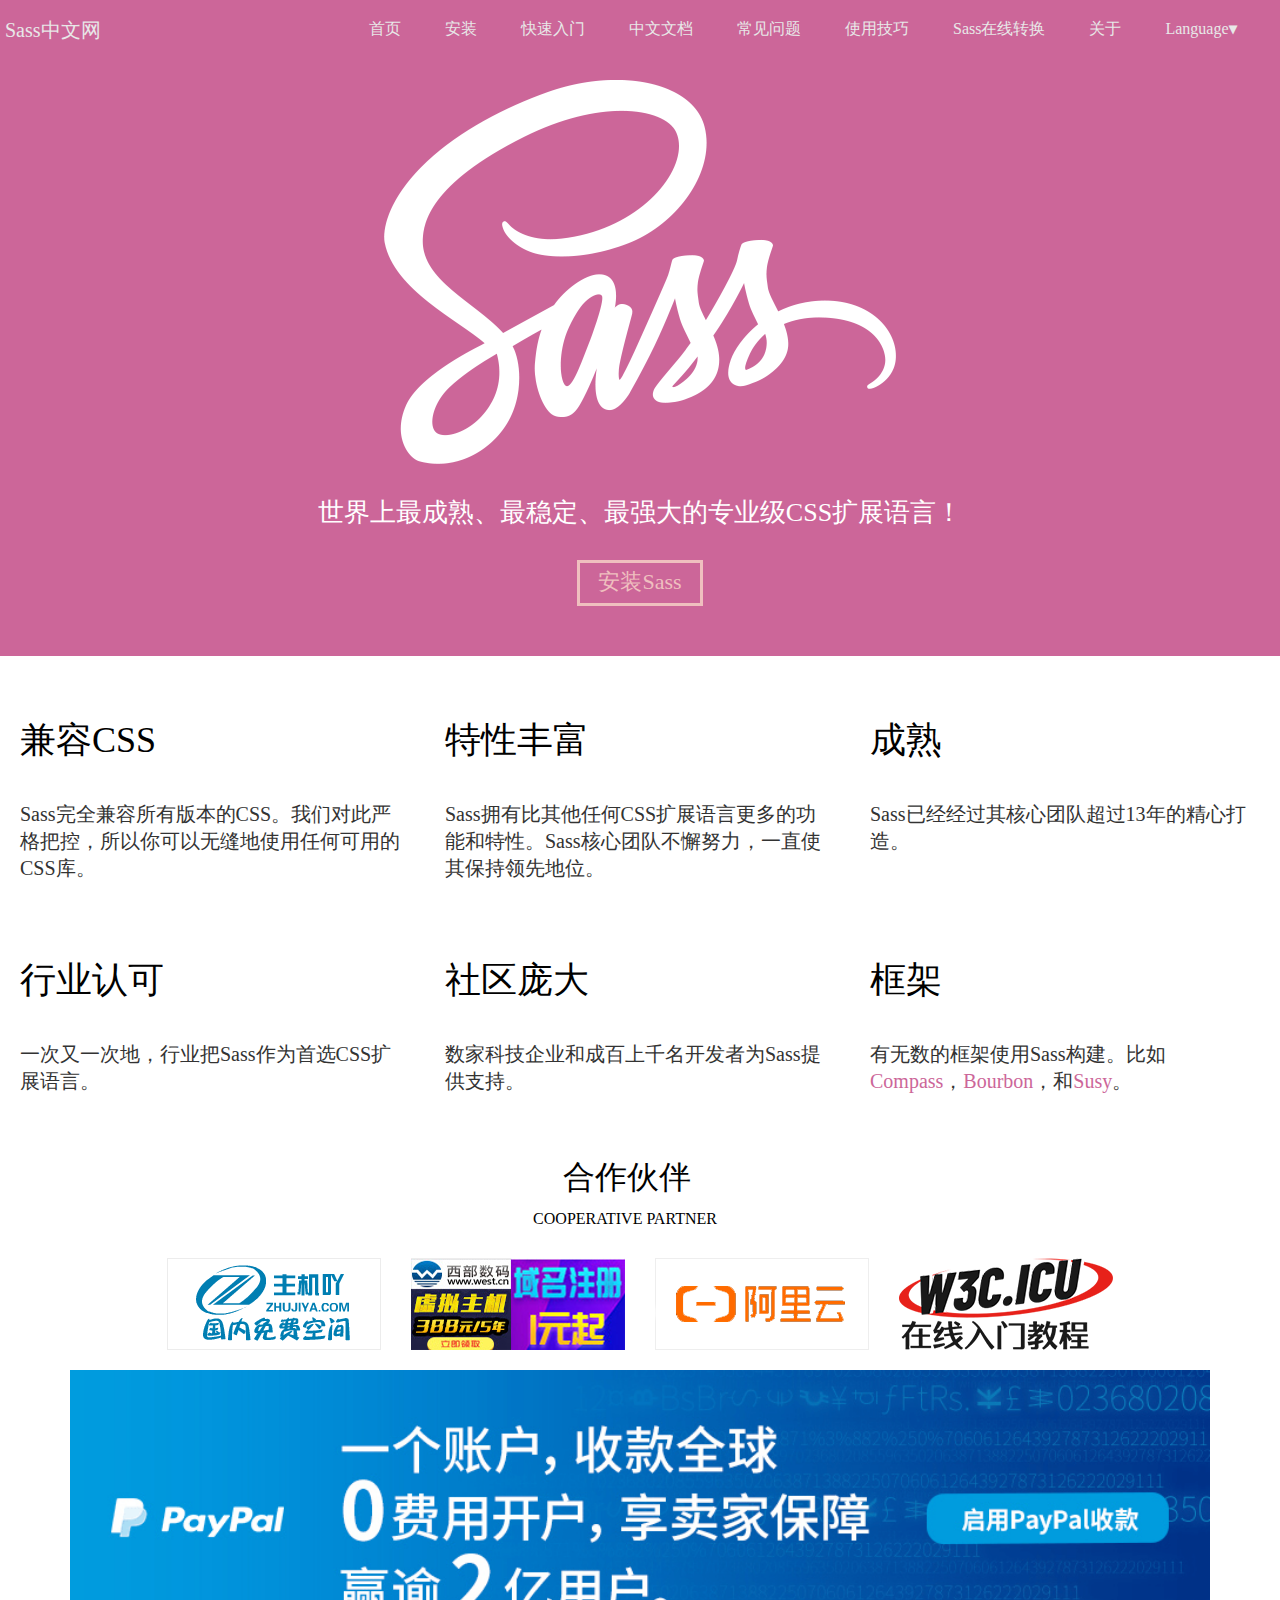
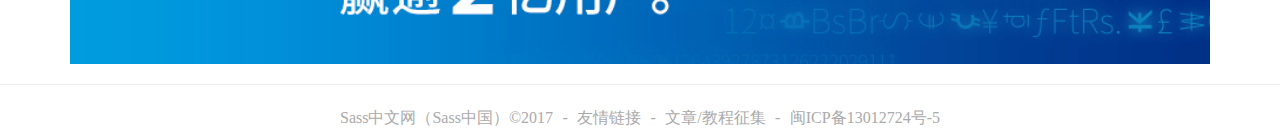
<file: mycase/sass静态官网/Sass.html>
<!DOCTYPE html>
<html lang="zh">

	<head>
		<meta charset="UTF-8" />
		<meta name="viewport" content="width=device-width, initial-scale=1.0" />
		<meta http-equiv="X-UA-Compatible" content="ie=edge" />
		<title>Document</title>
		<link rel="stylesheet" type="text/css" href="css/sass.css" />
	</head>

	<body>

		<header>
			<ul class="left">
				<li>Sass中文网</li>
			</ul>
			<ul class="right">
				<li>首页</li>
				<li>安装</li>
				<li>快速入门</li>
				<li>中文文档</li>
				<li>常见问题</li>
				<li>使用技巧</li>
				<li>Sass在线转换</li>
				<li>关于</li>
				<li class="one">Language<strong>▾</strong>
					<ul class="xia">
						<p>繁體中文</p>
						<p>English</p>
					</ul>
				</li>
			</ul>
		</header>

		<!---------------------------->
		<div class="box_b">
			<div class="logo">
				<img src="images/sass/sass.png" alt="logo" />
			</div>
			<div class="little">
				世界上最成熟、最稳定、最强大的专业级CSS扩展语言！
			</div>
			<div class="download">
				<span>安装Sass</span>
			</div>
		</div>

		<!---------------------->
		<div class="box">
			<div class="row1">
				<h2>兼容CSS</h2>
				<p>Sass完全兼容所有版本的CSS。我们对此严格把控，所以你可以无缝地使用任何可用的CSS库。</p>
			</div>
			<div class="row2">
				<h2>特性丰富</h2>
				<p>Sass拥有比其他任何CSS扩展语言更多的功能和特性。Sass核心团队不懈努力，一直使其保持领先地位。</p>
			</div>
			<div class="row3">
				<h2>成熟</h2>
				<p>Sass已经经过其核心团队超过13年的精心打造。</p>
			</div>
			<div class="row4">
				<h2>行业认可</h2>
				<p>一次又一次地，行业把Sass作为首选CSS扩展语言。</p>
			</div>
			<div class="row5">
				<h2>社区庞大</h2>
				<p>数家科技企业和成百上千名开发者为Sass提供支持。</p>
			</div>
			<div class="row6">
				<h2>框架</h2>
				<p>有无数的框架使用Sass构建。比如<span>Compass</span>，<span>Bourbon</span>，和<span>Susy</span>。</p>
			</div>
		</div>

		<!----------------------->
		<div class="box1">
			<div class="pan">
				<h2>合作伙伴</h2>
				<p>COOPERATIVE PARTNER</p>
			</div>
		</div>
		<div class="box2">
			<img src="images/sass/zhuji.png" />
			<img src="images/sass/west.png" />
			<img src="images/sass/aly.png" />
			<img src="images/sass/w3c.png" />
		</div>
		<div class="box3">
			<img src="images/sass/guanggao.png" width="1140px" height="294px" />
		</div>
		<hr />

		<!-------------------->
		<footer>
			<ul class="box4">
				<li class="bian">Sass中文网（Sass中国）&copy;2017</li>
				<li>-</li>
				<li class="bian">友情链接</li>
				<li>-</li>
				<li class="bian">文章/教程征集</li>
				<li>-</li>
				<li class="bian">闽ICP备13012724号-5</li>
			</ul>
		</footer>
	</body>

</html>
</file>
<file: mycase/3d-cube/style.css>
html {
    background: url("img/bj.jpg");
    height: 100%;
    background-size: 100% 100%;
}

body {
    overflow: hidden;
}

.main {
    width: 360px;
    height: 360px;
    margin: 200px auto;
    position: relative;
}

.box {
    width: 320px;
    height: 320px;
    margin: 150px auto;
    position: relative;
    transform-style: preserve-3d;
    transform: rotateX(30deg) rotateY(-20deg);
    animation: round 10s linear infinite;
}

@keyframes round {
    0% {
        transform: rotateX(0deg) rotateY(0deg);
    }
    100% {
        transform: rotateX(360deg) rotateY(360deg);
    }
}

/*==================*/

.box div {
    position: absolute;
    width: 320px;
    height: 320px;
    /*background: #fff;*/
    opacity: 0.8;
    transition: all 0.4s;
}

.pic {
    height: 100%;
    width: 100%;
}

/*===================*/

.font {
    transform: rotateY(0deg) translateZ(160px);
}

.back {
    transform: rotateY(180deg) translateZ(160px);
}

.left {
    transform: rotateY(-90deg) translateZ(160px);
}

.right {
    transform: rotateY(90deg) translateZ(160px);
}

.top {
    transform: rotateX(90deg) translateZ(160px);
}

.bottom {
    transform: rotateX(-90deg) translateZ(160px);
}

/*======================*/

.box span {
    display: block;
    width: 150px;
    height: 150px;
    position: absolute;
    top: 85px;
    left: 85px;
}

.s_pic {
    height: 100%;
    width: 100%;
}

/*========================*/

.s_font {
    transform: rotateY(0deg) translateZ(75px);
}

.s_back {
    transform: rotateY(180deg) translateZ(75px);
}

.s_left {
    transform: rotateY(-90deg) translateZ(75px);
}

.s_right {
    transform: rotateY(90deg) translateZ(75px);
}

.s_top {
    transform: rotateX(90deg) translateZ(75px);
}

.s_bottom {
    transform: rotateX(-90deg) translateZ(75px);
}

/*=======================*/

.box:hover .font {
    transform: translateZ(300px);
}

.box:hover .back {
    transform: rotateY(180deg) translateZ(270px);
}

.box:hover .left {
    transform: rotateY(-90deg) translateZ(270px);
}

.box:hover .right {
    transform: rotateY(90deg) translateZ(270px);
}

.box:hover .top {
    transform: rotateX(90deg) translateZ(270px);
}

.box:hover .bottom {
    transform: rotateX(-90deg) translateZ(270px);
}
</file>
<file: mycase/vue-Music/css/hot.59cac9b5.css>
.hot[data-v-0cf816bb]{position:relative;width:100%;height:calc(100vh - 128px);overflow:hidden}.hot .hotSon[data-v-0cf816bb]{position:absolute;width:100%;height:100%;overflow-y:auto}.hot .hotSon img[data-v-0cf816bb]{vertical-align:bottom;position:absolute;left:0;top:0}.hot .hotSon .hot-top[data-v-0cf816bb]{position:relative;display:flex;flex-direction:column;justify-content:center;width:100%;height:22vh;padding-left:20px}.hot .hotSon .hot-top[data-v-0cf816bb]:after{content:" ";position:absolute;left:0;top:0;right:0;bottom:0;z-index:-1;background-color:rgba(0,0,0,.2)}.hot .hotSon .hot-top .hotbg[data-v-0cf816bb]{z-index:-1}.hot .hotSon .hot-top .hotimg[data-v-0cf816bb]{background-image:url(https://s3.music.126.net/mobile-new/img/index_icon_2x.png?5207a28c3767992ca4bb6d4887c74880=);width:142px;height:67px;background-position:-24px -30px;background-size:166px 97px}.hot .hotSon .hot-top .time[data-v-0cf816bb]{margin-top:10px;color:hsla(0,0%,100%,.8);font-size:10px}
</file>
<file: mycase/vue-Music/css/app.fc606639.css>
.main[data-v-5636f75b]{position:fixed;left:0;bottom:0;width:100%;display:flex;align-items:center;justify-content:space-between;height:50px;background:#fff;box-shadow:0 0 2px 0 #2b2b2b;padding:0 12px}.main .main-left[data-v-5636f75b]{height:30px;width:30px;border-radius:100%;box-shadow:0 0 5px 0 #2b2b2b;overflow:hidden;-webkit-animation:fang-data-v-5636f75b 1s linear 0s forwards;animation:fang-data-v-5636f75b 1s linear 0s forwards;-webkit-animation-play-state:paused;animation-play-state:paused}.main .main-left img.tou[data-v-5636f75b]{width:100%;height:100%;-webkit-animation:rotateImg 5s linear 0s infinite;animation:rotateImg 5s linear 0s infinite;-webkit-animation-play-state:paused;animation-play-state:paused}.main .main-left .ar-title[data-v-5636f75b]{display:flex}.main .main-left.playstart .tou[data-v-5636f75b],.main .main-left.playstart[data-v-5636f75b]{-webkit-animation-play-state:running;animation-play-state:running}.main .ar-title[data-v-5636f75b]{width:55%;display:-webkit-box;-webkit-line-clamp:1;-webkit-box-orient:vertical;overflow:hidden;font-size:14px}.main .ar-title span[data-v-5636f75b]{font-size:12px;color:#888}.main .main-right[data-v-5636f75b]{display:flex;align-items:center}.main .main-right .click[data-v-5636f75b]{position:relative;display:flex;justify-content:center;align-items:center;width:40px;height:40px}.main .main-right .click canvas[data-v-5636f75b]{width:100%;height:100%;position:absolute;top:0;left:0}.main .main-right .click .icon[data-v-5636f75b]{width:12px;height:12px;display:flex;justify-content:space-around;align-items:center}.main .main-right .click .icon.play[data-v-5636f75b]{border-top:6px solid transparent;border-bottom:6px solid transparent;border-left:10px solid #000;transform:translateX(3px)}.main .main-right .click .icon.pause[data-v-5636f75b]:after,.main .main-right .click .icon.pause[data-v-5636f75b]:before{content:"";display:block;height:80%;width:20%;background:#000}.main .main-right .dedent[data-v-5636f75b]{margin-left:10px}.main .main-right .dedent i[data-v-5636f75b]{font-size:20px;color:#000}@-webkit-keyframes fang-data-v-5636f75b{0%{transform:scale(1)}to{transform:scale(1.2)}}@keyframes fang-data-v-5636f75b{0%{transform:scale(1)}to{transform:scale(1.2)}}.song-list[data-v-09dd9d68]{display:flex;padding:5px 12px 6px 0;margin-left:12px;align-items:center;border-bottom:1px solid hsla(0,0%,92.2%,.5)}.song-list .xu[data-v-09dd9d68]{width:8%;color:#999}.song-list.cl .xu[data-v-09dd9d68]{color:#d43c33}.song-list .lis-left[data-v-09dd9d68]{flex:1;margin-right:15px}.song-list .lis-left .lis[data-v-09dd9d68]{display:-webkit-box;-webkit-line-clamp:1;-webkit-box-orient:vertical;overflow:hidden}.song-list .lis-left .lis-top .last-name[data-v-09dd9d68]{color:#888}.song-list .lis-left .lis-top .last-name[data-v-09dd9d68]:before{content:"("}.song-list .lis-left .lis-top .last-name[data-v-09dd9d68]:after{content:")"}.song-list .lis-left .lis-bottom[data-v-09dd9d68]{font-size:12px;color:#888}.song-list .lis-left .lis-bottom .sq[data-v-09dd9d68]{background:url(https://s3.music.126.net/mobile-new/img/index_icon_2x.png?5207a28c3767992ca4bb6d4887c74880=) no-repeat;background-size:166px 97px;display:inline-block;width:12px;height:8px;margin-right:4px}.song-list .lis-left .lis-bottom i.artists[data-v-09dd9d68]{font-style:normal}.song-list .lis-left .lis-bottom i.artists[data-v-09dd9d68]:after{content:"/"}.song-list .lis-left .lis-bottom i.artists[data-v-09dd9d68]:last-of-type:after{content:"- "}.song-list .lis-right[data-v-09dd9d68]{width:22px;height:22px;display:flex;justify-content:center;align-items:center}.song-list .lis-right .play[data-v-09dd9d68]{width:100%;height:100%;background:url(https://s3.music.126.net/mobile-new/img/index_icon_2x.png?5207a28c3767992ca4bb6d4887c74880=) no-repeat;background-size:166px 97px;display:inline-block;background-position:-24px 0}.song-list .lis-right .playing[data-v-09dd9d68]{background:none;display:flex;justify-content:space-around}.song-list .lis-right .playing .flan[data-v-09dd9d68]{width:4px;height:100%;background:red;transform-origin:bottom;-webkit-animation:playing-data-v-09dd9d68 .7s linear 0s infinite alternate;animation:playing-data-v-09dd9d68 .7s linear 0s infinite alternate;-webkit-animation-play-state:paused;animation-play-state:paused}.song-list .lis-right .playing .flan[data-v-09dd9d68]:first-child{-webkit-animation-delay:-.4s;animation-delay:-.4s}.song-list .lis-right .playing .flan[data-v-09dd9d68]:nth-child(2){-webkit-animation-delay:-.8s;animation-delay:-.8s}.song-list .lis-right .playing.playstart .flan[data-v-09dd9d68]{-webkit-animation-play-state:running;animation-play-state:running}@-webkit-keyframes playing-data-v-09dd9d68{0%{transform:scaleY(.2)}to{transform:scaleY(.7)}}@keyframes playing-data-v-09dd9d68{0%{transform:scaleY(.2)}to{transform:scaleY(.7)}}.musiclist[data-v-2587f6bc]{position:fixed;width:100%;height:100%;left:0;top:0;z-index:9}.musiclist .mark[data-v-2587f6bc]{position:absolute;width:100%;height:100%;left:0;top:0;background:rgba(0,0,0,.3)}.musiclist .list-card[data-v-2587f6bc]{padding:0 10px;position:absolute;height:60%;width:100%;left:0;bottom:20px}.musiclist .list-card .list-main[data-v-2587f6bc]{box-shadow:0 0 10px 2px #2b2b2b;height:100%;background:#fff;border-radius:20px}.musiclist .list-card .list-main ul[data-v-2587f6bc]{height:100%;overflow:auto;padding:15px 10px}i[data-v-4eae7ccf]{color:#fff;font-size:26px}.gundong[data-v-4eae7ccf]{margin:20px auto;position:relative;width:80vw;height:6px;border-radius:10px;background-color:#fff;box-shadow:0 0 0 8px rgba(95,95,95,.2)}.gundong input[data-v-4eae7ccf]{width:100%;position:absolute;top:0;height:100%;opacity:0;z-index:2}.gundong .tiao[data-v-4eae7ccf]{position:absolute;height:100%;background-color:#d63434;border-radius:inherit}.gundong .tiao[data-v-4eae7ccf]:before{content:"";display:block;width:12px;height:12px;position:absolute;background-color:#aaa;top:-3px;right:0;margin-right:-8px;border-radius:50%}ul.state[data-v-4eae7ccf]{display:flex;justify-content:center;align-items:center;color:#fff;margin:50px 0 60px}ul.state li[data-v-4eae7ccf]{display:flex;background-color:hsla(0,0%,48.6%,.3);border-radius:50%;width:40px;height:40px;margin:0 10px;align-items:center;justify-content:center}@-webkit-keyframes textColor-data-v-c521c0d0{0%{background-position-x:0}to{background-position-x:-100%}}@keyframes textColor-data-v-c521c0d0{0%{background-position-x:0}to{background-position-x:-100%}}.lyric[data-v-c521c0d0]{width:100%;height:88%;background-color:rgba(0,0,0,.5)}.lyric .lyric-main[data-v-c521c0d0]{overflow:hidden;height:75%;box-shadow:0 0 5px 0 #2b2b2b}.lyric .lyric-main ul[data-v-c521c0d0]{transition:all .3s linear}.lyric .lyric-main ul li[data-v-c521c0d0]{text-align:center;line-height:44px;color:#fff;padding:0 35px}.lyric .lyric-main ul li span.active[data-v-c521c0d0]{background-image:linear-gradient(90deg,#fd8403 50%,#fffc43 0);background-size:200%;-webkit-background-clip:text;-webkit-text-fill-color:transparent;-webkit-animation-name:textColor-data-v-c521c0d0;animation-name:textColor-data-v-c521c0d0;-webkit-animation-duration:3s;animation-duration:3s;-webkit-animation-timing-function:linear;animation-timing-function:linear;-webkit-animation-play-state:paused;animation-play-state:paused}.lyric .lyric-main ul li span.active.playstart[data-v-c521c0d0]{-webkit-animation-play-state:running;animation-play-state:running}.box[data-v-11b5e3cf]{height:75%}.box .play-record[data-v-11b5e3cf]{margin:-50px 0 40px 0;position:relative}.box .play-record img.pointer[data-v-11b5e3cf]{height:20vh;position:absolute;z-index:9;left:50%;margin-left:-5%;top:-25%;transform:rotate(335deg);transform-origin:10px 10px;transition:all .3s linear}.box .play-record img.pointer.wu[data-v-11b5e3cf]{transform:rotate(358deg)}.box .play-record .record[data-v-11b5e3cf]{width:75vw;height:75vw;position:relative;margin:35% auto 0;-webkit-animation:rotateImg 5s linear 0s infinite;animation:rotateImg 5s linear 0s infinite;-webkit-animation-play-state:paused;animation-play-state:paused}.box .play-record .record img[data-v-11b5e3cf]{border-radius:50%;position:absolute;left:0;top:0;width:100%;height:100%}.box .play-record .record img.albumbg[data-v-11b5e3cf]{transform:scale(.6)}.box .play-record .record.playstart[data-v-11b5e3cf]{-webkit-animation-play-state:running;animation-play-state:running}.box .bottom .ge[data-v-11b5e3cf],.box .bottom[data-v-11b5e3cf]{display:flex;justify-content:center;align-items:center}.box .bottom .ge[data-v-11b5e3cf]{text-align:center;flex-direction:column;background-color:hsla(0,0%,48.6%,.3);border-radius:50%;width:30px;height:30px}.box .bottom .ge i[data-v-11b5e3cf]{opacity:.5}.box .bottom .ge p[data-v-11b5e3cf]{color:#fff;font-size:12px}.playpage[data-v-c88a5776]{position:fixed;width:100vw;height:100vh;left:0;top:0;overflow:hidden;z-index:6}.playpage i[data-v-c88a5776]{color:#fff;font-size:26px}.playpage[data-v-c88a5776]:before{content:"";display:block;width:100%;height:100%;background-color:#636363;position:absolute;left:0;top:0;z-index:-3}.playpage .playpage-mark[data-v-c88a5776]{left:0;top:0;width:100%;height:100%;background-repeat:no-repeat;background-position:50%;background-size:cover;filter:blur(30px);position:absolute;transform:scale(1.5);z-index:-2;transition:all .3s}.playpage ul.pagetop[data-v-c88a5776]{height:50px;width:100%;background-color:rgba(51,51,51,.3);box-shadow:0 0 5px 0 #2b2b2b;display:flex;justify-content:space-between;align-items:center;color:#fff;padding:0 12px}.playpage ul.pagetop .one[data-v-c88a5776]{width:80%}.playpage ul.pagetop .one .arname[data-v-c88a5776]{font-size:20px;text-shadow:1px 1px #2b2b2b;display:-webkit-box;-webkit-line-clamp:1;-webkit-box-orient:vertical;overflow:hidden}.playpage ul.pagetop .one .arname span[data-v-c88a5776]:before{content:"("}.playpage ul.pagetop .one .arname span[data-v-c88a5776]:after{content:")"}.playpage ul.pagetop .one .last[data-v-c88a5776]{font-size:12px}.playpage ul.pagetop .one .last[data-v-c88a5776]:after{content:"/"}.playpage ul.pagetop .one .last[data-v-c88a5776]:last-of-type:after{content:""}.playpage .back[data-v-c88a5776]{display:flex;justify-content:center;align-items:center;position:fixed;bottom:0;height:30px;background-color:hsla(0,0%,60.8%,.3);width:100%}.player[data-v-401b28b6]{height:50px;position:relative;top:0;left:0}@-webkit-keyframes rotateImg{0%{transform:rotate(0deg)}to{transform:rotate(1turn)}}@keyframes rotateImg{0%{transform:rotate(0deg)}to{transform:rotate(1turn)}}.animate__animated{-webkit-animation-duration:.7s;animation-duration:.7s}#app{font-family:Avenir,Helvetica,Arial,sans-serif;-webkit-font-smoothing:antialiased;-moz-osx-font-smoothing:grayscale;color:#2c3e50}#app .top .logo{width:100%;height:84px;padding:0 10px;box-sizing:border-box;display:flex;align-items:center;justify-content:space-between;background-color:#d43c33}#app .top .logo .topLeft{text-align:center;width:100px;height:36px;line-height:36px;background-color:#fff;color:#d43c33;border-radius:20px}#app .top #nav{display:flex;border-bottom:1px solid #dbdbdb;background-color:whitew}#app .top #nav li{flex:1;height:40px;text-align:center}#app .top #nav li a{color:#2c3e50;text-decoration:none;line-height:37px;display:inline-block;padding:0 5px;font-size:15px;border-bottom:3px solid transparent}#app .top #nav li a.router-link-exact-active{color:#d43c33;border-bottom-color:#d43c33}#app .router{position:relative;width:100%}#app .router .routers{position:absolute;width:100%}.home-title[data-v-b0523f30]{border-left:3px solid #d43c33;line-height:1;padding-left:10px;margin:15px 0}.card-list[data-v-afb0d588]{display:flex;width:33%;flex-direction:column}.card-list .card[data-v-afb0d588]{position:relative;height:73%}.card-list .card img.bg[data-v-afb0d588]{vertical-align:middle}.card-list .card .tiao[data-v-afb0d588]{position:absolute;top:0;right:0;width:100%;display:flex;justify-content:flex-end;align-items:center;background-image:linear-gradient(180deg,rgba(0,0,0,.6),rgba(0,0,0,.1))}.card-list .card .tiao img[data-v-afb0d588]{width:12px;height:12px;margin-right:5px}.card-list .card .tiao span[data-v-afb0d588]{font-size:13px;color:#fff;margin-right:3px}.card-list p[data-v-afb0d588]{font-size:13px;display:-webkit-box;-webkit-line-clamp:2;-webkit-box-orient:vertical;overflow:hidden;padding:6px 2px 0 6px;margin-bottom:10px}.card-ul[data-v-afb0d588]{width:100%;height:186px;overflow:hidden;position:relative;background-color:rgba(0,0,0,.25)}.card-ul .card-mark[data-v-afb0d588]{background-position:50%;background-repeat:no-repeat;background-size:cover;transform:scale(1.5);filter:blur(30px);position:absolute;left:0;top:0;width:100%;height:100%;z-index:-1}.card-ul .card-playlist[data-v-afb0d588]{display:flex;justify-content:space-between;padding:30px 15px}.card-ul .card-playlist .imgs[data-v-afb0d588]{width:126px;height:126px;position:relative}.card-ul .card-playlist .imgs .ge[data-v-afb0d588]{position:absolute;left:0;top:13px;padding:0 8px;height:17px;color:#fff;font-size:12px;text-align:center;line-height:17px;background-color:rgba(217,48,48,.8);border-top-right-radius:17px;border-bottom-right-radius:17px}.card-ul .card-playlist .imgs .card-img[data-v-afb0d588]{position:absolute;top:0;right:0;width:100%;display:flex;justify-content:flex-end;align-items:center;background-image:linear-gradient(180deg,rgba(0,0,0,.6),rgba(0,0,0,.1))}.card-ul .card-playlist .imgs .card-img img[data-v-afb0d588]{width:12px;height:12px;margin-right:5px}.card-ul .card-playlist .imgs .card-img span[data-v-afb0d588]{font-size:13px;color:#fff;margin-right:3px}.card-ul .card-playlist .title[data-v-afb0d588]{width:55%;color:#fff}.card-ul .card-playlist .title .tou[data-v-afb0d588]{display:flex;align-items:center;margin-top:5px}.card-ul .card-playlist .title .tou img[data-v-afb0d588]{width:30px;height:30px;border-radius:50%;margin-right:5px}.card-ul .card-playlist .title .tou span[data-v-afb0d588]{width:60%;font-size:14px;color:#c7c7c7;display:-webkit-box;-webkit-line-clamp:1;-webkit-box-orient:vertical;overflow:hidden}.home[data-v-dd485052]{height:calc(100vh - 128px);overflow:hidden}.home .homeSon[data-v-dd485052]{position:absolute;height:100%;overflow-y:auto;width:100%}.home .homeSon .home-cardlist[data-v-dd485052]{display:flex;flex-wrap:wrap;justify-content:space-between}.search[data-v-4adfc433]{height:calc(100vh - 128px);overflow:hidden}.search .searchSon[data-v-4adfc433]{position:absolute;height:100%;width:100%;overflow-y:auto;padding:10px}.search .searchSon i[data-v-4adfc433]{color:#c9c9ca;opacity:.5}.search .searchSon .input[data-v-4adfc433]{padding-bottom:10px;border-bottom:1px solid hsla(0,0%,92.2%,.7)}.search .searchSon .input .inbj[data-v-4adfc433]{width:100%;height:30px;padding:0 30px;background:#ebecec;border-radius:30px;position:relative}.search .searchSon .input .inbj .fa-search[data-v-4adfc433]{position:absolute;left:10px;top:7px;color:#888}.search .searchSon .input .inbj .fa-times-circle[data-v-4adfc433]{position:absolute;top:7px;right:6px;color:#888}.search .searchSon .input .inbj input[data-v-4adfc433]{border:none;outline:none;border-radius:30px;height:100%;background:#ebecec}.search .searchSon .hots h3[data-v-4adfc433]{font-size:12px;padding:5px 0}.search .searchSon .hots p[data-v-4adfc433]{font-size:12px;margin:8px 0}.search .searchSon .hots ul.hotslist[data-v-4adfc433]{width:100%}.search .searchSon .hots ul.hotslist li[data-v-4adfc433]{display:inline-block;height:32px;margin-right:8px;margin-bottom:8px;padding:0 14px;font-size:14px;line-height:32px;border:1px solid hsla(0,0%,92.2%,.7);border-radius:20px}.search .searchSon .hots ul.history[data-v-4adfc433]{margin-top:20px;height:155px;overflow:hidden}.search .searchSon .hots ul.history li[data-v-4adfc433]{line-height:20px;padding:5px 0;border-bottom:1px solid hsla(0,0%,92.2%,.7);display:flex;align-items:center}.search .searchSon .hots ul.history li span[data-v-4adfc433]{width:80%}.search .searchSon .hots ul.history li i[data-v-4adfc433]{width:10%;color:#c9c9ca}.search .searchSon .suggestions h3[data-v-4adfc433]{color:#507daf;height:30px;line-height:30px;border-bottom:1px solid hsla(0,0%,92.2%,.7)}.search .searchSon .suggestions li[data-v-4adfc433]{height:40px;line-height:40px;border-bottom:1px solid hsla(0,0%,92.2%,.7)}.search .searchSon .suggestions li i[data-v-4adfc433]{margin-right:10px}.search .searchSon .suggestdata p[data-v-4adfc433]{margin-top:20px;text-align:center}.playlist .playlist-title[data-v-02148ee5]{height:23px;font-size:12px;line-height:23px;padding:0 10px;background-color:#eeeff0}
</file>
<file: dragGame/02.css>
* {
  margin: 0;
  padding: 0;
}
body {
  user-select: none;
  background: linear-gradient(to left, #c6ffdd, #fbd786, #f7797d);
}
body li {
  list-style: none;
}
body h1 {
  position: absolute;
  /* width: 150PX; */
  height: 50px;
  background-color: red;
  top: -35px;
  left: 10px;
}
body .title {
  font-size: 30px;
  font-weight: 600px;
  text-align: center;
  margin: 100px auto;
  margin-bottom: 0;
  letter-spacing:10px
}
body .box {
  width: 800px;
  margin: 50px auto;
  font-size: 20px;
  position: relative;
}
body .box .b1 {
  float: left;
  background-color: #fff;
  width: 200px;
}
body .box .b1 ul li {
  padding: 20px;
  text-align: center;
  cursor: pointer;
  font-weight: 200;
}
body .box .b1 ul li:first-child {
  margin-top: 20px;
}
body .box .b1 ul li:hover {
  background-color: #F4E2C9;
  opacity: 0.8;
}

body .box .b2 {
  float: right;
  background-color: #fff;
  margin-top: 100px;
  position: relative;
}
body .box .b2 ul {
  padding: 20px 0;
  margin-left: 10px;
  overflow: hidden;
  max-width: 430px;
  min-width: 150px;
}
body .box .b2 ul li {
  color: #fff;
  margin: 10px 20px 10px 0;
  float: left;
  padding: 5px 10px;
  min-width: 10px;
  background-color: #5F9EDF;
  text-align: center;
}
</file>
<file: mycase/dragGame/game1.css>
* {
  margin: 0;
  padding: 0;
}
body {
  user-select: none;
  background: linear-gradient(to left, #c6ffdd, #fbd786, #f7797d);
}
body li {
  list-style: none;
}
body h1 {
  position: absolute;
  /* width: 150PX; */
  height: 50px;
  background-color: red;
  top: -35px;
  left: 10px;
}
body .title {
  font-size: 30px;
  font-weight: 600px;
  text-align: center;
  margin: 100px auto;
  margin-bottom: 0;
  letter-spacing:10px
}
body .box {
  width: 800px;
  margin: 50px auto;
  font-size: 20px;
  position: relative;
}
body .box .b1 {
  float: left;
  background-color: #fff;
  width: 200px;
}
body .box .b1 ul li {
  padding: 20px;
  text-align: center;
  cursor: pointer;
  font-weight: 200;
}
body .box .b1 ul li:first-child {
  margin-top: 20px;
}
body .box .b1 ul li:hover {
  background-color: #F4E2C9;
  opacity: 0.8;
}

body .box .b2 {
  float: right;
  background-color: #fff;
  margin-top: 100px;
  position: relative;
}
body .box .b2 ul {
  padding: 20px 0;
  margin-left: 10px;
  overflow: hidden;
  max-width: 430px;
  min-width: 150px;
}
body .box .b2 ul li {
  color: #fff;
  margin: 10px 20px 10px 0;
  float: left;
  padding: 5px 10px;
  min-width: 10px;
  background-color: #5F9EDF;
  text-align: center;
}
</file>
<file: mycase/hover/01.css>
.box {
  width: 900px;
  margin: 200px auto 0;
  display: flex;
  justify-content: space-around;
  align-items: center;
}
.box .huoche {
  height: 200px;
  width: 200px;
  border-radius: 50%;
  overflow: hidden;
  z-index: 1;
  transition: all 0.3s;
  position: relative;
}
.box .huoche:hover {
  transform: scale(1.1);
}
.box .huoche:hover .imgs:nth-child(1) {
  left: -40px;
  transition: all 4s linear;
}
.box .huoche:hover .imgs:nth-child(2) {
  left: -140px;
  transition: all 4s linear;
}
.box .huoche:hover .imgs:nth-child(3) {
  left: -340px;
  transition: all 4s linear;
}
.box .huoche .imgs {
  width: 600px;
  height: 200px;
  position: absolute;
}
.box .huoche .imgs img {
  position: absolute;
  bottom: 0;
}
.box .huoche .imgs:nth-child(1) {
  top: 0;
  left: 0;
}
.box .huoche .imgs:nth-child(2) {
  top: 0;
  left: -440px;
}
.box .huoche .imgs:nth-child(3) {
  top: 0;
  left: -100px;
}
.beijing {
  width: 230px;
  height: 230px;
  position: relative;
  cursor: pointer;
  transition: all 0.6s;
  border-radius: 50%;
}
.beijing .bian {
  width: 100%;
  height: 100%;
  border: 10px solid #ecab18;
  border-right-color: #1ad280;
  border-bottom-color: #1ad280;
  border-radius: 50%;
  transition: all 0.6s;
}
.beijing:hover .bian {
  transform: rotate(184deg);
}
.beijing:hover .info {
  opacity: 1;
}
.beijing:hover .brack {
  opacity: 0.4;
}
.beijing .brack {
  height: 100%;
  width: 100%;
  top: 10px;
  left: 10px;
  position: absolute;
  background: black;
  z-index: 1;
  opacity: 0;
  transition: all 0.4s;
  border-radius: 50%;
}
.beijing .bj-img {
  height: 100%;
  width: 100%;
  top: 10px;
  left: 10px;
  position: absolute;
}
.beijing .bj-img img {
  width: 100%;
  height: 100%;
  border-radius: 50%;
}
.beijing .info {
  position: absolute;
  top: 0;
  left: 20%;
  text-align: center;
  opacity: 0;
  transition: all 0.6s;
  z-index: 1;
}
.beijing .info .tit {
  text-transform: uppercase;
  font-size: 24px;
  padding-top: 20px;
  height: 70px;
  width: 100px;
  margin-top: 50px;
  padding: 0 30px;
  color: white;
  border-bottom: 2px solid #bbb;
}
.beijing .info .con {
  margin-top: 10px;
  color: #bbb;
  font-style: italic;
  font-size: 12px;
}
/*# sourceMappingURL=./02.css.map */
</file>
<file: mycase/login/css/login.css>
body {
  margin: 0;
  background-color: #1f2029;
  display: flex;
  justify-content: center;
  height: 100vh;
  align-items: center;
  perspective: 1200px;
}
body .box {
  width: 440px;
  height: 400px;
  background-color: #2a2b38;
  background-image: url("../img/pat.svg");
  background-position: bottom center;
  background-size: 300%;
  border-radius: 5px;
  position: relative;
  transform-style: preserve-3d;
  color: white;
  transition: all 0.8s;
}
body .box.active {
  transform: rotateY(180deg);
}
body .box form {
  box-sizing: border-box;
  padding: 20px 30px;
  position: absolute;
  top: 0;
  left: 0;
  width: 100%;
  height: 100%;
}
body .box form .div-one {
  position: relative;
}
body .box form .div-one .input-icon {
  position: absolute;
  top: 0;
  left: 13px;
  height: 48px;
  font-size: 24px;
  line-height: 48px;
  text-align: left;
  color: #ffeba7;
}
body .box form button {
  outline: none;
  border: none;
}
body .box form button.login-btn,
body .box form button.register-btn {
  border-radius: 5px;
  padding: 0 30px;
  height: 44px;
  background-color: #ffeba7;
  display: flex;
  align-items: center;
  margin: 20px auto;
  cursor: pointer;
  box-shadow: 0 8px 24px 0 rgba(255, 235, 167, 0.2);
  transition: all 0.3s;
  font-weight: 600;
  color: #102770;
}
body .box form button.login-btn:hover,
body .box form button.register-btn:hover {
  background-color: #f3d97f;
  box-shadow: 0 8px 24px 0 rgba(16, 39, 112, 0.2);
}
body .box form h1 {
  text-align: center;
  color: #c4c3ca;
}
body .box form a {
  text-decoration: none;
  color: #c4c3ca;
}
body .box form a:hover {
  color: #ffeba7;
}
body .box form input {
  display: block;
  width: 86%;
  background-color: #1f2029;
  border: none;
  outline: none;
  margin: 10px auto;
  line-height: 48px;
  border-radius: 5px;
  padding-left: 50px;
  color: white;
}
body .box form input:focus {
  background-color: white;
  color: #1f2029;
}
body .box form .info {
  display: flex;
  justify-content: space-between;
  font-size: 14px;
  color: #c4c3ca;
}
body .box form.login {
  transform: translateZ(50px);
}
body .box form.login h1 {
  margin-bottom: 40px;
}
body .box form.register {
  transform: translateZ(-50px) rotateY(180deg);
}
body .box form.register .info {
  justify-content: center;
}
/*# sourceMappingURL=./login.css.map */
</file>
<file: mycase/Music/01.css>
* {
  padding: 0;
  margin: 0;
}
li {
  list-style: none;
}
@keyframes rotateImg {
  from {
    transform: rotate(0deg);
  }
  to {
    transform: rotate(360deg);
  }
}
.box {
  width: 100vw;
  height: 100vh;
  position: relative;
  overflow: hidden;
}
.box::before {
  content: "";
  display: block;
  background-image: url("img/1.jpg");
  height: 100%;
  width: 100%;
  background-position: center;
  background-repeat: no-repeat;
  background-size: cover;
  filter: blur(40px);
  position: absolute;
  transform: scale(1.2);
  z-index: -2;
  opacity: 0.51;
}
.box .main {
  position: absolute;
  width: 430px;
  height: 100px;
  left: 0;
  bottom: 0;
  right: 0;
  top: 0;
  margin: auto;
}
.box .main .content {
  position: relative;
}
.box .main .content .track {
  position: absolute;
  right: 15px;
  left: 15px;
  top: 0px;
  padding: 13px 22px 16px 184px;
  background-color: #fff7f7;
  border-radius: 15px 15px 0 0;
  transition: all 0.3s;
  color: #f86d92;
}
.box .main .content .track.active {
  top: -92px;
}
.box .main .content .track .title {
  color: #54576f;
  font-size: 17px;
  font-weight: bold;
}
.box .main .content .track .names {
  color: #acaebd;
  font-size: 13px;
  margin: 2px 0 10px 0;
}
.box .main .content .track .time {
  overflow: hidden;
  font-size: 12px;
  margin-top: 5px;
}
.box .main .content .track .time .start-time {
  float: left;
}
.box .main .content .track .time .end-time {
  float: right;
}
.box .main .content .track .gundong {
  margin-top: 5px;
  position: relative;
  cursor: pointer;
}
.box .main .content .track .gundong input {
  position: absolute;
  width: 100%;
  outline: none;
  border: none;
  height: 4px;
  opacity: 0;
  z-index: 9;
}
.box .main .content .track .gundong .tiao {
  width: 30%;
  height: 4px;
  display: block;
  background-color: #ffe8ee;
}
.box .main .content .track .gundong .dot {
  position: absolute;
  width: 8px;
  height: 8px;
  border-radius: 50%;
  background-color: #acaebd;
  display: block;
  bottom: 0;
  left: 30%;
  top: -2px;
  margin-left: -5px;
}
.box .main .content .player {
  position: relative;
  background-color: #fff;
  border-radius: 15px;
}
.box .main .content .player .record {
  width: 115px;
  height: 115px;
  border-radius: 50%;
  position: absolute;
  margin-left: 40px;
  top: -40px;
  box-shadow: 0 0 0 10px #fff;
  transition: all 0.3s;
  overflow: hidden;
}
.box .main .content .player .record.active {
  top: -60px;
  box-shadow: 0 0 0 4px #fff7f7, 0 30px 50px -15px #afb7c1;
}
.box .main .content .player .record.active img {
  animation-play-state: running;
}
.box .main .content .player .record::before {
  content: "";
  display: block;
  position: absolute;
  width: 20px;
  height: 20px;
  top: 0;
  left: 0;
  right: 0;
  bottom: 0;
  margin: auto;
  border-radius: 50%;
  background-color: #d6dee7;
  box-shadow: inset 0 0 0 2px #fff;
  z-index: 2;
}
.box .main .content .player .record img {
  width: 100%;
  height: 100%;
  animation: rotateImg 3s linear 0s infinite;
  animation-play-state: paused;
}
.box .main .content .player ul.main-right {
  display: flex;
  justify-content: flex-end;
  padding: 15px;
}
.box .main .content .player ul.main-right li {
  width: 70px;
  height: 70px;
  display: flex;
  align-items: center;
  justify-content: center;
  color: #d6d6de;
  font-size: 26px;
  margin-right: 10px;
  border-radius: 6px;
  transition: all 0.3s;
  cursor: pointer;
}
.box .main .content .player ul.main-right li:hover {
  color: white;
  background-color: #d6d6de;
}
/*# sourceMappingURL=./01.css.map */
</file>
<file: mycase/posters/01.css>
* {
  margin: 0;
  padding: 0;
}
body {
  background: linear-gradient(to top, #bdc3c7, #2c3e50);
  height: 100vh;
  perspective: 1200px;
  display: flex;
  justify-content: center;
  align-items: center;
}
body .box {
  width: 320px;
  height: 500px;
  position: relative;
}
body .box .bg {
  height: 100%;
  width: 100%;
  overflow: hidden;
}
body .box .shine {
  width: 100%;
  height: 100%;
  position: absolute;
  z-index: 9;
  top: 0;
  left: 0;
}
body img {
  position: absolute;
  width: 100%;
  height: 100%;
  top: 0;
  left: 0;
}
</file>
<file: mycase/puzzleGame/01.css>
.box {
    display: flex;
    justify-content: center;
}

.tab .wu {
    width: 200px;
    height: 200px;
    background-image: url("./img/07.jpg");
    background-size: 600px 600px;
}

#tu1 {
    background-position: 0 0;
}

#tu2 {
    background-position: 400px 0;
}

#tu3 {
    background-position: 200px 0;
}

#tu4 {
    background-position: 0 400px;
}

#tu5 {
    background-position: 400px 400px;
}

#tu6 {
    background-position: 200px 400px;
}

#tu7 {
    background-position: 0 200px;
}

#tu8 {
    background-position: 400px 200px;
}

#tu9 {
    background-position: 200px 200px;
}

.btn {
    position: absolute;
    height: 200px;
    width: 200px;
    left: 15%;
    top: 30%;
}
.btn button {
    outline: none;
    border: none;
    cursor: pointer;
    width: 160px;
    line-height: 50px;
    font-size: 24px;
    color: #fff;
    background-color: #007bff;
    border-radius: 10px;
}

.btn button:nth-child(2) {
    margin-top: 40px;
}

.right {
    width: 150px;
    height: 150px;
    position: absolute;
    top: 5%;
    right: 50%;
    margin-right: -600px;
}
.right .tit {
    text-align: center;
    font-size: 24px;
}
.right img {
    width: 150px;
    height: 150px;
}
</file>
<file: mycase/sass静态官网/css/sass.css>
* {
	padding: 0;
	margin: 0;
	list-style: none;
}
body {
	min-width: 1200px;
}
header {
	display: flex;
	justify-content: center;
	line-height: 3;
	top: 0;
	right: 0;
	left: 0;
	background-color: #cc6699;
	color: #e8e8e8;
	position: fixed;
}

header .left,
.right {
	display: flex;
	cursor: pointer;
}
.left {
	width: 320px
}
.right {
	width: 950px;
}
header ul.left li {
	margin-right: 30px;
	font-size: 20px;
}

header ul.left li:hover {
	color: white;
}

header ul.right li {
	margin-left: 44px;
	font-size: 16px;
	margin-top: 5px;
}

header ul.right li:hover {
	color: white;
}

.one ul {
	display: none;
	width: 200px;
	height: 100px;
	flex-direction: column;
	background-color: white;
	color: black;
	text-align: center;
	position: absolute;
}

header .right>li:hover ul {
	display: block;
}

ul {
	list-style: none;
}

.logo {
	margin-top: 30px;
	padding-top: 50px;
	display: flex;
	background-color: #cc6699;
	justify-content: center;
}

.little {
	display: flex;
	justify-content: center;
	font-size: 26px;
	padding: 30px;
	color: #ffffff;
	background-color: #cc6699;
}

.download {
	display: flex;
	justify-content: center;
	background-color: #cc6699;
	padding-bottom: 50px;
}

.download span {
	width: 120px;
	height: 40px;
	line-height: 38px;
	font-size: 22px;
	text-align: center;
	color: #efbfbf;
	border: 3px solid #efbfbf;
}

.download span:hover {
	cursor: pointer;
	color: white;
	border: 3px solid white;
}


/*----------------------*/
.box {
	padding-top: 40px;
	display: flex;
	flex-wrap: wrap;
	margin: 0 auto;
	width: 1300px;
	height: 430px;
}
.box div {
	padding: 20px;
	display: flex;
	height: 200px;
	width: 385px;
	flex-wrap: wrap;
}

.box h2 {
	font-size: 36px;
	height: 50px;
	font-weight: 500;
}

.box p {
	font-size: 20px;
	height: 80px;
	color: #333;
}

.box .row6 span {
	color: #cc6699;
}

.box .row6 span:hover {
	cursor: pointer;
	color: #333;
}


/*------------------------*/
.box1 {
	display: flex;
	justify-content: center;
}

.pan {
	padding: 30px;
}

.pan h2 {
	font-size: 32px;
	font-weight: 500;
	padding-bottom: 10px;
}

.pan p {
	margin-left: -30px;
}

.box2 {
	display: flex;
	justify-content: center;
}

.box2 img {
	padding: 0 15px;
	cursor: pointer;
}

.box3 {
	padding-top: 20px;
	display: flex;
	justify-content: center;
}

.box3 img {
	cursor: pointer;
}


/*--------------------------*/
hr {
	margin-top: 20px;
	margin-bottom: 20px;
	border: 0;
	border-top: 1px solid #eee;
}
footer .box4 {
   width: 600px;
    line-height: 25px;
    margin: 0 auto;
    display: flex;
    justify-content: space-between;
    font-size: 16px;
    color: #aaaaaa;
}
footer .box4 .bian:hover {
	color: #cc6699;
	cursor: pointer;
}
</file>
